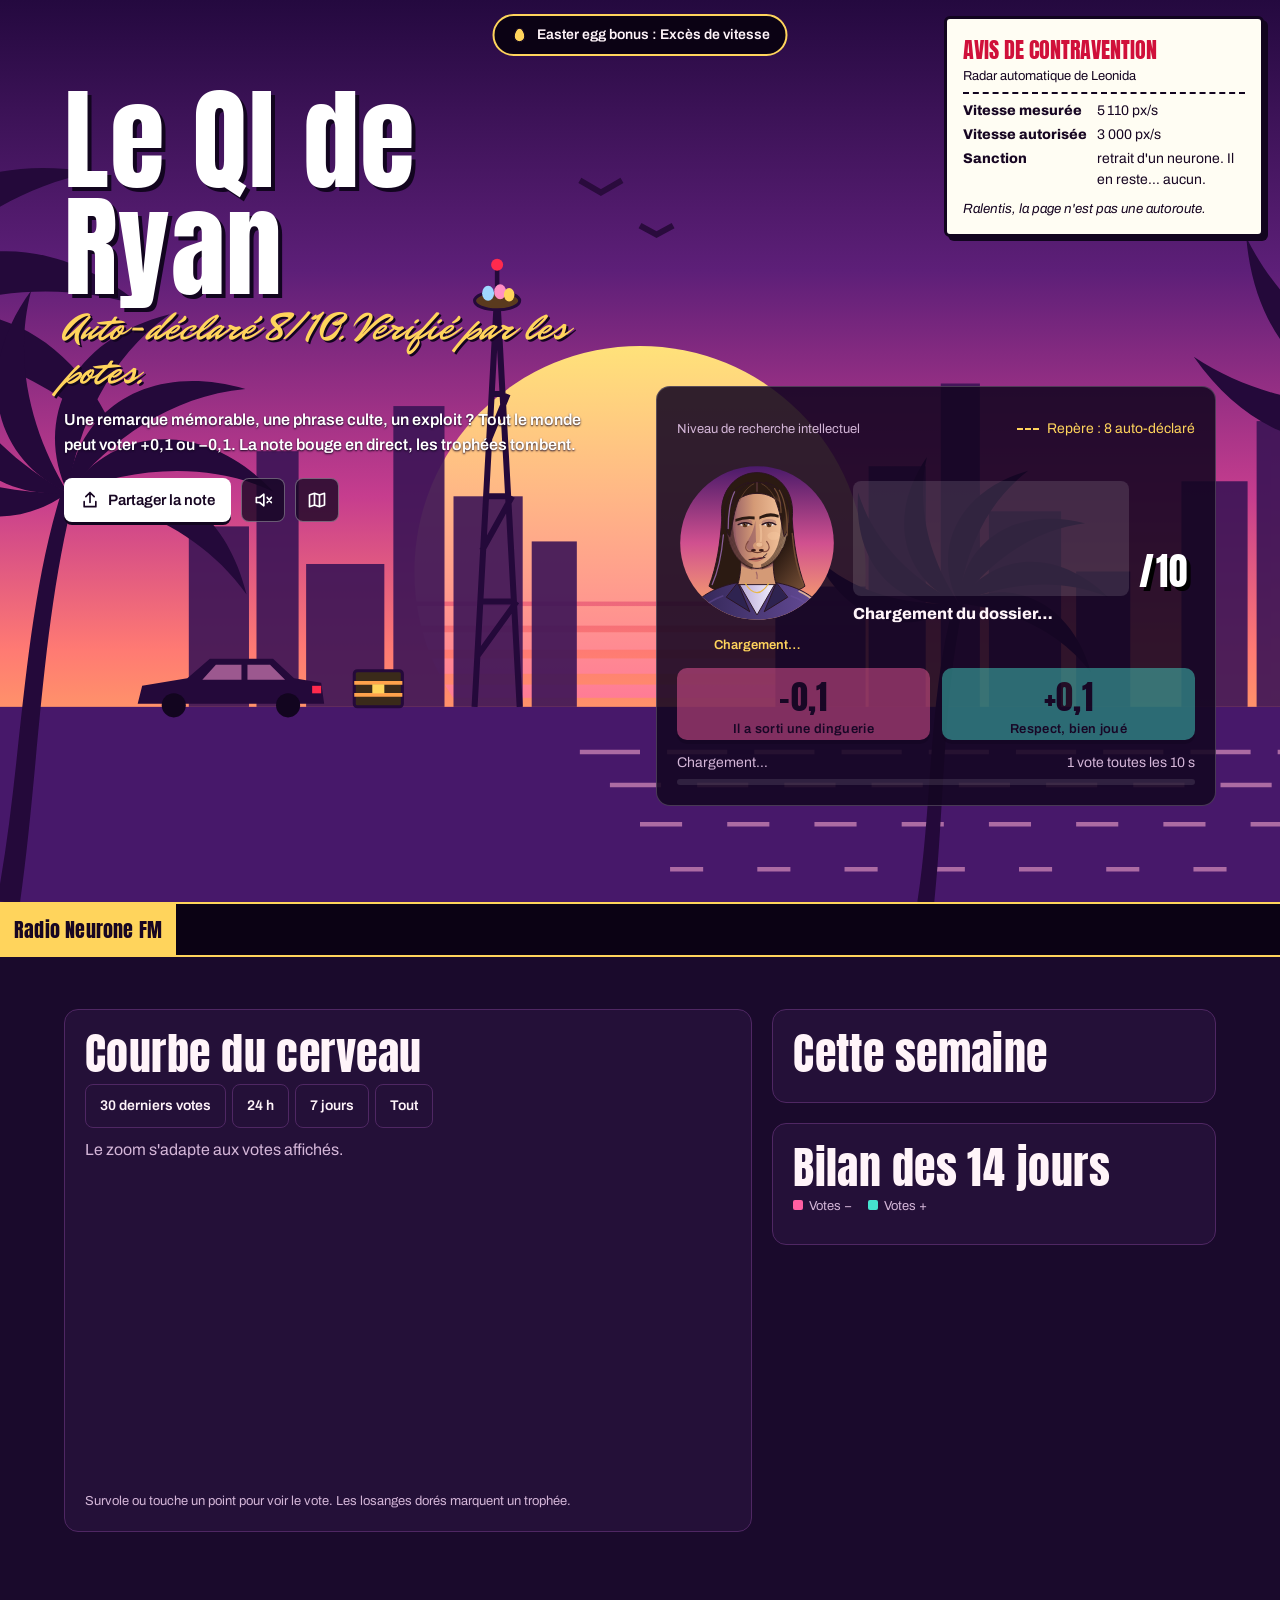
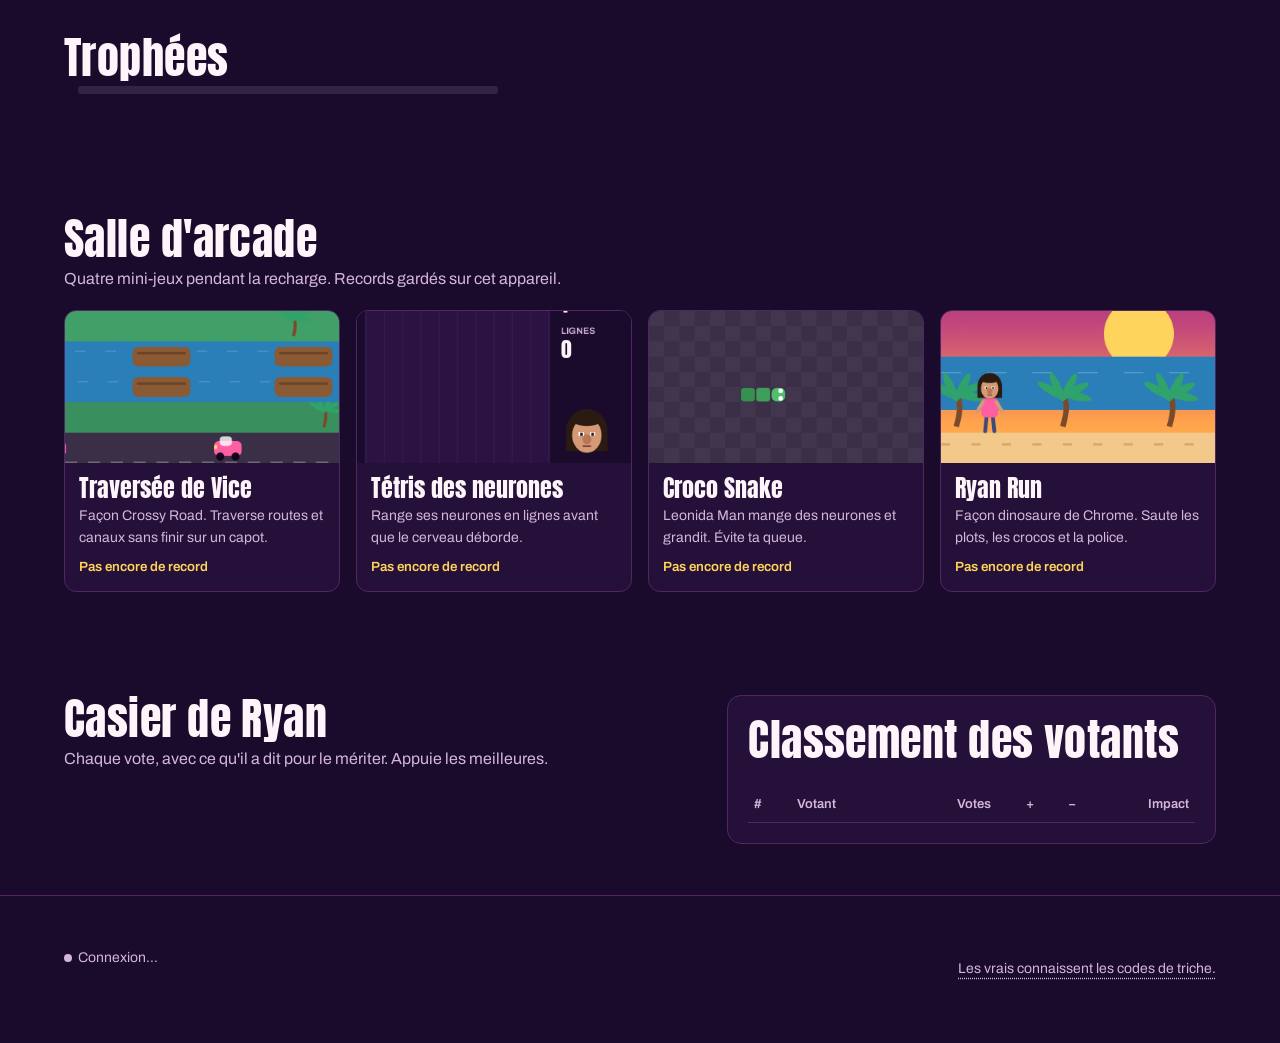
<file: index.html>
<!DOCTYPE html>
<html lang="fr">
<head>
<meta charset="utf-8">
<meta name="viewport" content="width=device-width,initial-scale=1">
<title>Le QI de Ryan</title>
<meta name="description" content="La note d'intelligence de Ryan, votée en direct par ses potes. Auto-déclarée 8/10.">
<meta name="theme-color" content="#24093f">
<link rel="manifest" href="manifest.webmanifest">
<link rel="icon" href="icons/icon.svg" type="image/svg+xml">
<link rel="icon" href="icons/icon-192.png" sizes="192x192" type="image/png">
<link rel="apple-touch-icon" href="icons/apple-touch-icon.png">
<meta name="apple-mobile-web-app-capable" content="yes">
<meta name="mobile-web-app-capable" content="yes">
<meta name="apple-mobile-web-app-title" content="QI de Ryan">
<meta property="og:type" content="website">
<meta property="og:title" content="Le QI de Ryan">
<meta property="og:description" content="Auto-déclaré 8/10. Vérifié par les potes. Vote +0,1 ou −0,1.">
<meta property="og:image" content="https://lucasgynov.github.io/QI-de-Ryan/icons/og.png">
<meta name="twitter:card" content="summary_large_image">
<link rel="preconnect" href="https://fonts.googleapis.com">
<link rel="preconnect" href="https://fonts.gstatic.com" crossorigin>
<link href="https://fonts.googleapis.com/css2?family=Anton&family=Archivo:wght@400;600;800&family=Mr+Dafoe&display=swap" rel="stylesheet">
<link rel="stylesheet" href="assets/style.css">
</head>
<body>
<header class="band hero">
  <svg class="scene" viewBox="0 0 1200 600" preserveAspectRatio="xMidYMax slice" aria-hidden="true">
    <defs>
      <linearGradient id="sun-g" x1="0" y1="0" x2="0" y2="1"><stop offset="0" stop-color="#ffe27a"/><stop offset="1" stop-color="#ff5f9e"/></linearGradient>
      <mask id="cut"><rect width="1200" height="600" fill="#fff"/><g id="stripes" fill="#000"></g></mask>
      <g id="leaf"><path d="M0 0C30-38 84-40 124 8 84-14 38-12 0 0Z"/></g>
      <g id="palm"><path d="M-7 0C0-80-10-170 6-250L14-250C2-170 10-80 7 0Z"/><g id="crown" transform="translate(10 -250)"></g></g>
    </defs>
    <g id="sun"><circle cx="600" cy="380" r="150" fill="url(#sun-g)" mask="url(#cut)"/>
      <g id="shades" display="none"><path d="M498 350h204" stroke="#12051f" stroke-width="10"/><rect x="505" y="336" width="82" height="44" rx="16" fill="#12051f"/><rect x="613" y="336" width="82" height="44" rx="16" fill="#12051f"/><path d="M520 346l20 0" stroke="#ff5fa2" stroke-width="5"/></g>
    </g>
    <g id="city" fill="#3b1456" opacity=".9"></g>
    <rect y="470" width="1200" height="130" fill="#47186a"/>
    <rect id="sea" y="470" width="1200" height="130" fill="transparent"/>
    <g id="waves" stroke="#ffb0d3" stroke-width="3" opacity=".55" pointer-events="none"></g>
    <g id="birds"><rect x="545" y="104" width="95" height="66" fill="transparent"/><path d="M560 120l14 8 14-8M600 150l11 6 11-6" stroke="#2a0b3d" stroke-width="4" fill="none"/></g>
    <g id="tower">
      <path d="M490 470L505 196 520 470M494 400h22M497 330h16M500 262h10M492 436l26-36M495 366l20-36M498 296l14-34" stroke="#24093a" stroke-width="4" fill="none"/>
      <path d="M505 196v-18" stroke="#24093a" stroke-width="3"/><circle cx="505" cy="176" r="4" fill="#ff2a4d"/>
      <g id="nest"><ellipse cx="505" cy="200" rx="15" ry="6" fill="#5a3a1e" stroke="#24093a" stroke-width="2"/><ellipse cx="499" cy="195" rx="4" ry="5" fill="#9fd8ff"/><ellipse cx="507" cy="194" rx="4" ry="5" fill="#ff8fc4"/><ellipse cx="513" cy="196" rx="3.5" ry="4.5" fill="#ffd45c"/></g>
      <circle id="climber" cx="505" cy="462" r="6" fill="#ffd45c" stroke="#24093a" stroke-width="2" opacity="0"/>
      <rect x="482" y="168" width="46" height="302" fill="transparent"/>
    </g>
    <g class="crate" transform="translate(410 446)"><rect x="-6" y="-6" width="44" height="34" fill="transparent"/><rect width="32" height="24" rx="2" fill="#3a2a1a" stroke="#24093a" stroke-width="2"/><path d="M0 8h32M0 16h32" stroke="#ffa24c" stroke-width="2.5"/><rect x="12" y="9" width="8" height="6" fill="#ffd45c"/></g>
    <g id="car" transform="translate(-370 0)"><path d="M636 468l3-12 30-5 15-13h42l14 13 18 3 2 14z" fill="#24093a"/><path d="M688 442h17v10h-26zM709 442h15l10 10h-25z" fill="#ff9ad5" opacity=".55"/><rect x="752" y="456" width="6" height="5" fill="#ff2a4d"/><circle cx="660" cy="469" r="8" fill="#12051f"/><circle cx="736" cy="469" r="8" fill="#12051f"/><rect x="630" y="430" width="136" height="48" fill="transparent"/></g>
    <g class="mob-only">
      <ellipse cx="548" cy="566" rx="26" ry="6" fill="#e3a06a"/>
      <g fill="#24093a"><use class="palm" href="#palm" transform="translate(548 566) scale(.34) rotate(-6)"/></g>
      <g class="crate" transform="translate(566 540) scale(.8)"><rect x="-8" y="-10" width="48" height="40" fill="transparent"/><rect width="32" height="24" rx="2" fill="#3a2a1a" stroke="#24093a" stroke-width="2"/><path d="M0 8h32M0 16h32" stroke="#ffa24c" stroke-width="2.5"/><rect x="12" y="9" width="8" height="6" fill="#ffd45c"/></g>
      <rect x="592" y="524" width="118" height="7" fill="#24093a"/><path d="M600 531v30M640 531v30M680 531v30" stroke="#24093a" stroke-width="4"/>
      <g id="car-m" transform="translate(594 524) scale(.78) translate(-636 -476)"><path d="M636 468l3-12 30-5 15-13h42l14 13 18 3 2 14z" fill="#24093a"/><path d="M688 442h17v10h-26zM709 442h15l10 10h-25z" fill="#ff9ad5" opacity=".55"/><rect x="752" y="456" width="6" height="5" fill="#ff2a4d"/><circle cx="660" cy="469" r="8" fill="#12051f"/><circle cx="736" cy="469" r="8" fill="#12051f"/><rect x="630" y="430" width="136" height="48" fill="transparent"/></g>
    </g>
    <g fill="#24093a"><use class="palm" href="#palm" transform="translate(70 600) scale(1.5)"/><use class="palm" href="#palm" transform="translate(180 600) scale(1.1) rotate(6)"/><use class="palm" href="#palm" transform="translate(1150 600) scale(1.35) rotate(-5)"/><use class="palm" href="#palm" transform="translate(790 600) scale(.8) rotate(4)"/></g>
  </svg>
  <div class="wrap">
    <div class="intro">
      <h1 id="title">Le QI de Ryan</h1>
      <p class="script">Auto-déclaré 8/10. Vérifié par les potes.</p>
      <p>Une remarque mémorable, une phrase culte, un exploit ? Tout le monde peut voter +0,1 ou −0,1. La note bouge en direct, les trophées tombent.</p>
      <div class="tools">
        <button class="btn-share" id="share" type="button"><svg viewBox="0 0 24 24" aria-hidden="true"><path d="M12 3v12M7 8l5-5 5 5M5 14v6h14v-6"/></svg>Partager la note</button>
        <span class="icon-wrap">
          <button class="icon-btn" id="sound" type="button" aria-label="Activer les sons" aria-pressed="false" aria-describedby="tip-sound"></button>
          <span class="tip" id="tip-sound" role="tooltip">Activer les sons</span>
        </span>
        <span class="icon-wrap">
          <button class="icon-btn" id="map-open" type="button" aria-label="Ouvrir la carte" aria-describedby="tip-map"><svg viewBox="0 0 24 24" aria-hidden="true"><path d="M3 6l6-2 6 2 6-2v14l-6 2-6-2-6 2zM9 4v14M15 6v14"/></svg></button>
          <span class="tip" id="tip-map" role="tooltip">Ouvrir la carte</span>
        </span>
      </div>
    </div>
    <section class="hud loading" aria-labelledby="hud-t">
      <div class="hud-top">
        <div><div class="lvl" id="hud-t">Niveau de recherche intellectuel</div><div class="stars" id="stars" role="img" aria-label="0 étoile sur 5"></div></div>
        <button class="ref" id="ref" type="button" aria-label="Repère : 8 sur 10 auto-déclaré"><i></i>Repère : 8 auto-déclaré</button>
      </div>
      <div class="hud-main">
        <figure class="ryan"><svg class="hat" viewBox="0 0 40 50" aria-hidden="true"><path d="M20 4L36 46H4z" fill="#ff5fa2" stroke="#12051f" stroke-width="3" stroke-linejoin="round"/><path d="M13 24h14M9 36h22" stroke="#ffd45c" stroke-width="4"/><circle cx="20" cy="5" r="5" fill="#ffd45c" stroke="#12051f" stroke-width="2"/></svg><div class="ryan-art" id="ryan"></div><figcaption id="stage">Chargement…</figcaption></figure>
        <div>
          <div class="hud-num" aria-live="polite"><span id="score">8,0</span><small>/10</small></div>
          <p class="delta" id="delta">Chargement du dossier…</p>
        </div>
      </div>
      <div class="votes">
        <button class="btn-vote minus" id="vminus" type="button" aria-disabled="true">−0,1<span>Il a sorti une dinguerie</span></button>
        <button class="btn-vote plus" id="vplus" type="button" aria-disabled="true">+0,1<span>Respect, bien joué</span></button>
      </div>
      <div class="cool"><span id="cooltxt">Chargement…</span><span>1 vote toutes les 10 s</span></div>
      <div class="bar"><i id="coolbar"></i></div>
    </section>
  </div>
</header>

<div class="ticker" aria-label="Flash info : derniers commentaires">
  <b>Radio Neurone FM</b>
  <div class="tk-view" tabindex="0"><div class="tk-track" id="tk"></div></div>
</div>

<main>
  <section class="band"><div class="wrap grid-a">
    <div class="card">
      <h2>Courbe du cerveau</h2>
      <div class="seg" role="group" aria-label="Période du graphique">
        <button type="button" data-p="30">30 derniers votes</button>
        <button type="button" data-p="24h">24 h</button>
        <button type="button" data-p="7d">7 jours</button>
        <button type="button" data-p="all">Tout</button>
      </div>
      <p class="sub" id="chartsub">Le zoom s'adapte aux votes affichés.</p>
      <div class="fig" id="chart"><svg role="img" aria-label="Courbe de la note de Ryan"></svg><div class="ctip" id="ctip"></div></div>
      <p class="hint">Survole ou touche un point pour voir le vote. Les losanges dorés marquent un trophée.</p>
    </div>
    <div class="side">
      <div class="card week" id="week"><h2>Cette semaine</h2><div id="weekbody"></div></div>
      <div class="card">
        <h2>Bilan des 14 jours</h2>
        <div class="legend"><span style="--c:var(--pink)">Votes −</span><span style="--c:var(--teal)">Votes +</span></div>
        <div class="days" id="days"></div>
      </div>
    </div>
  </div></section>

  <section class="band" aria-labelledby="def-t"><div class="wrap">
    <h2 id="def-t">Trophées</h2>
    <div class="prog-row"><span id="tro-n"></span><div class="bar prog"><i id="tro-bar"></i></div></div>
    <div class="medals" id="medals"></div>
  </div></section>

  <section class="band" aria-labelledby="arc-h"><div class="wrap">
    <h2 id="arc-h">Salle d'arcade</h2>
    <p class="muted">Quatre mini-jeux pendant la recharge. Records gardés sur cet appareil.</p>
    <div class="arcgrid" id="arcgrid"></div>
  </div></section>

  <section class="band"><div class="wrap grid-b">
    <div>
      <h2 id="casier-t">Casier de Ryan</h2>
      <p class="muted">Chaque vote, avec ce qu'il a dit pour le mériter. Appuie les meilleures.</p>
      <ul class="log" id="log"></ul>
      <button class="btn" id="more" type="button" hidden>Afficher 40 votes de plus</button>
    </div>
    <div class="card">
      <h2>Classement des votants</h2>
      <div class="lb-badges" id="lbbadges"></div>
      <div class="scroll"><table class="stack" id="lb"><thead><tr><th>#</th><th>Votant</th><th>Votes</th><th>+</th><th>−</th><th>Impact</th></tr></thead><tbody></tbody></table></div>
    </div>
  </div></section>
</main>

<footer class="band"><div class="wrap">
  <span id="mode"><span class="dot"></span>Connexion…</span>
  <button class="linkish" type="button" id="cheat-open">Les vrais connaissent les codes de triche.</button>
</div></footer>

<div class="scrim" id="scrim">
  <div class="modal" role="dialog" aria-modal="true" aria-labelledby="m-t">
    <h2 id="m-t">Voter −0,1</h2>
    <p class="muted" id="m-sub"></p>
    <form id="form" novalidate>
      <label for="f-name">Ton blaze <small>(facultatif · choisis-toi dans la liste pour rester groupé)</small></label>
      <input id="f-name" maxlength="24" autocomplete="nickname" list="names">
      <datalist id="names"></datalist>
      <label for="f-com">Ce qu'il a dit ou fait <small>(facultatif)</small></label>
      <textarea id="f-com" maxlength="140" placeholder="Ex. : « Le soleil tourne autour de la Terre, c'est logique »"></textarea>
      <div class="count" id="f-count">0/140</div>
      <p class="err" id="f-err" role="alert"></p>
      <div class="actions">
        <button class="btn" type="button" id="f-cancel">Annuler</button>
        <button class="btn primary" type="submit" id="f-ok">Voter −0,1</button>
      </div>
    </form>
  </div>
</div>
<div class="scrim" id="cheatdlg">
  <div class="modal" role="dialog" aria-modal="true" aria-labelledby="c-t">
    <h2 id="c-t">Téléphone à codes</h2>
    <p class="muted">Compose un code de triche. Les vrais savent.</p>
    <form id="cheatform" novalidate>
      <label for="c-in">Code</label>
      <input id="c-in" maxlength="40" autocomplete="off" autocapitalize="off" spellcheck="false">
      <p class="err" id="c-err" role="alert"></p>
      <div class="actions">
        <button class="btn" type="button" id="c-cancel">Raccrocher</button>
        <button class="btn primary" type="submit">Composer le code</button>
      </div>
    </form>
  </div>
</div>
<div class="scrim" id="mapdlg">
  <div class="mapbox" role="dialog" aria-modal="true" aria-labelledby="map-t">
    <div class="maphead"><div><h2 id="map-t">Carte de Neuronida</h2><p class="muted" id="map-sub"></p></div><button class="btn" type="button" id="map-close">Fermer la carte</button></div>
    <div class="mapbody"><div class="mapfig" id="mapfig"><p class="mapcap" id="map-cap" aria-live="polite"></p></div><ol class="egglist" id="egglist"></ol></div>
  </div>
</div>
<div class="scrim" id="posterdlg">
  <div class="posterbox" role="dialog" aria-modal="true" aria-label="Affiche officielle du QI de Ryan">
    <div class="poster-grid" id="poster-grid"></div>
    <p class="poster-foot">Prévu pour 2025. Finalement livré fin 2026. Peut-être.</p>
    <button class="btn primary" type="button" id="poster-close">Fermer l'affiche</button>
  </div>
</div>
<div class="rxpick" id="rxpick" role="menu" aria-label="Choisir une réaction" hidden></div>
<div class="eggpop" id="eggpop" role="status"><svg viewBox="0 0 24 24" aria-hidden="true"><path d="M12 3c4 0 7 6 7 11a7 7 0 0 1-14 0c0-5 3-11 7-11z"/></svg><span></span></div>
<div class="wanted" id="wanted" aria-hidden="true"></div>
<div class="banner" id="banner" aria-live="assertive"><div><b id="b-t">TROPHÉE DÉBLOQUÉ</b><span class="script" id="b-s"></span><small id="b-d"></small></div></div>
<div class="toast" id="toast" role="status"></div>

<script type="module" src="assets/app.js"></script>
</body>
</html>
</file>
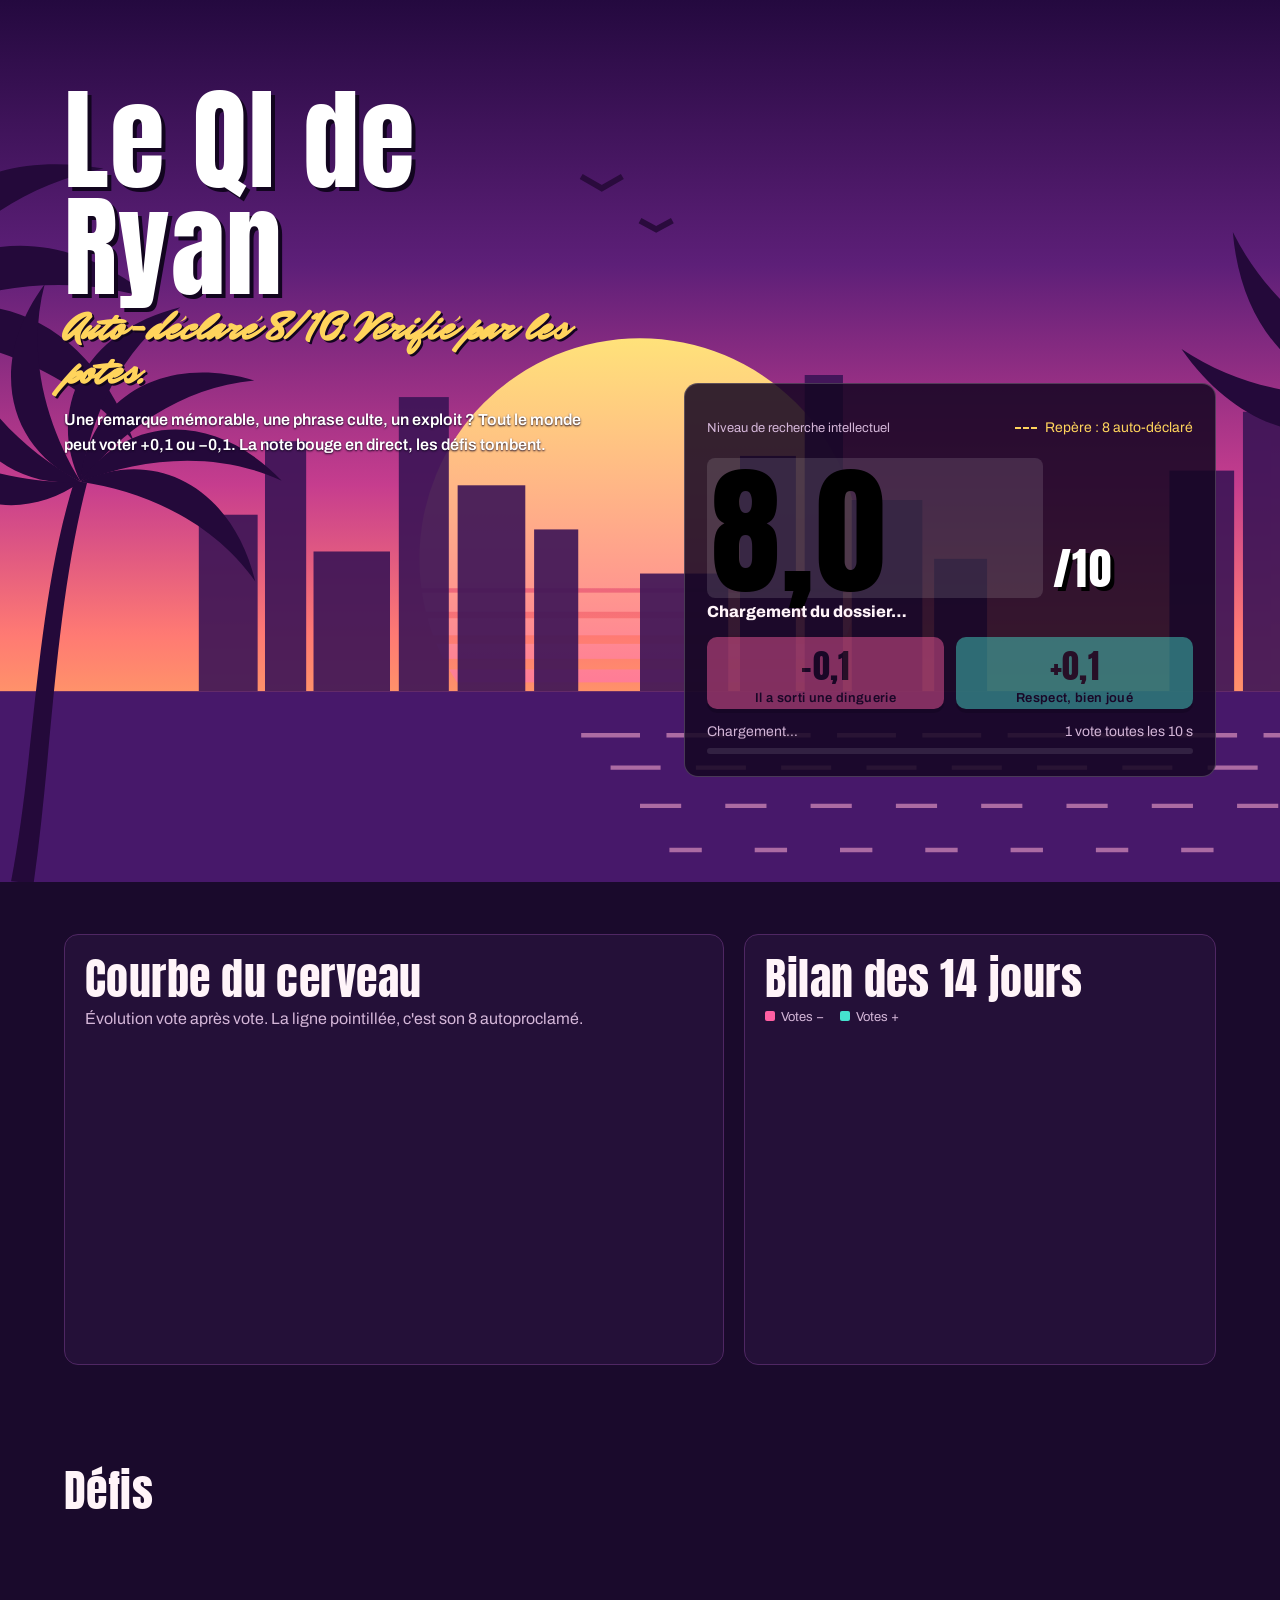
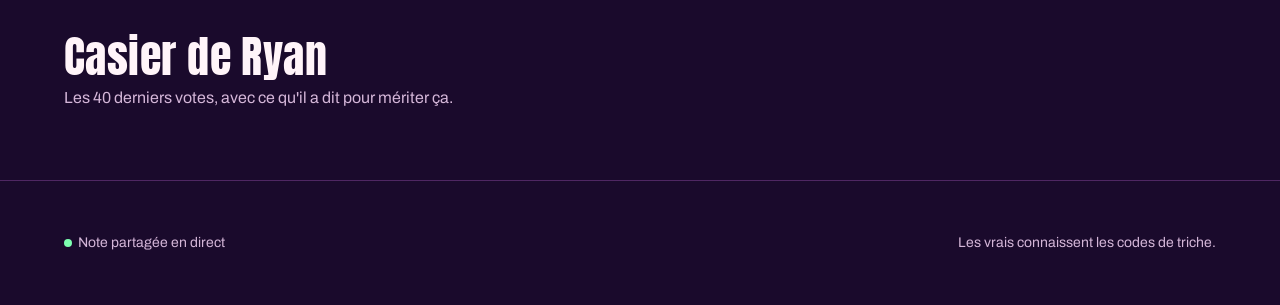
<file: QI de Ryan.html>
<!DOCTYPE html>
<html lang="fr">
<head>
<meta charset="utf-8">
<meta name="viewport" content="width=device-width,initial-scale=1">
<title>Le QI de Ryan</title>
<link rel="preconnect" href="https://fonts.googleapis.com">
<link rel="preconnect" href="https://fonts.gstatic.com" crossorigin>
<link href="https://fonts.googleapis.com/css2?family=Anton&family=Archivo:wght@400;600;800&family=Mr+Dafoe&display=swap" rel="stylesheet">
<style>
/* VOICE: blague entre potes, ton HUD de jeu en monde ouvert, jamais méchant.
   IDEA: un écran de jeu au coucher de soleil : note = argent du HUD, défis = missions, chute = avis de recherche.
   PICTURE: scène côtière dessinée (soleil rayé, palmiers, skyline) qui porte le compteur.
   COLOUR and TYPE: nuit prune, rose néon, orange coucher, or pour les défis ; Anton (HUD), Mr Dafoe (script), Archivo.
   LAYOUT: scène plein écran + HUD, puis graphiques côte à côte, défis en grille, casier en liste. */
:root{color-scheme:dark;--night:#1a0a2c;--plum:#2c1242;--card:#241038;--line:#4f2763;--ink:#fff4f9;--muted:#d4b6d8;
--pink:#ff5fa2;--orange:#ffa24c;--gold:#ffd45c;--teal:#45e3cf;--shadow:#12051f;
--m100:100ms;--m150:150ms;--m200:200ms;--m300:300ms;--out:cubic-bezier(.16,1,.3,1);--in:cubic-bezier(.7,0,.84,0)}
*{box-sizing:border-box;min-width:0}
body{margin:0;background:var(--night);color:var(--ink);font:16px/1.55 Archivo,system-ui,sans-serif;overflow-x:clip}
h1,h2,.hud-num,.btn-vote,.banner b{font-family:Anton,Impact,sans-serif;font-weight:400;letter-spacing:.01em}
h2{font-size:clamp(30px,4vw,44px);line-height:1.05;margin:0 0 6px;text-wrap:balance}
.script{font-family:"Mr Dafoe","Brush Script MT",cursive}
.band{padding:clamp(28px,4vw,64px) max(5vw,16px)}
.wrap{max-width:1240px;margin:0 auto}
.hero{position:relative;isolation:isolate;min-height:min(94vh,780px);background:linear-gradient(180deg,#24093f 0%,#5d1f78 30%,#c63d8e 55%,#ff7a73 72%,#ffb55c 88%,#ffd38a 100%)}
.scene{position:absolute;inset:0;width:100%;height:100%;z-index:-1}
.hero .wrap{display:grid;grid-template-columns:minmax(0,1.05fr) minmax(0,.95fr);gap:32px;min-height:inherit;align-items:start}
.intro{padding-top:clamp(8px,4vh,48px)}
h1{font-size:clamp(52px,9vw,112px);line-height:.95;margin:0;color:#fff;text-shadow:4px 4px 0 var(--shadow)}
.intro .script{font-size:clamp(28px,3.4vw,40px);color:var(--gold);margin:6px 0 14px;line-height:1.1;text-shadow:2px 2px 0 var(--shadow)}
.intro p{max-width:34em;margin:0;color:#fff;font-weight:600;text-shadow:0 1px 2px var(--shadow)}
.hud{align-self:end;margin-bottom:clamp(16px,6vh,64px);background:rgba(20,6,34,.86);border:1px solid #ffffff33;border-radius:14px;padding:22px}
.hud-top{display:flex;justify-content:space-between;align-items:center;gap:12px;flex-wrap:wrap}
.stars{display:flex;gap:4px}.stars svg{width:26px;height:26px}
.stars .on{fill:#fff;stroke:var(--shadow);stroke-width:1.5}.stars .off{fill:none;stroke:#ffffff55;stroke-width:1.5}
.stars.flash .off{fill:var(--pink);stroke:var(--pink)}
.lvl{font-size:13px;color:var(--muted)}
.hud-num{display:flex;align-items:baseline;gap:10px;margin:8px 0 2px;color:#7dffb0;font-size:clamp(84px,13vw,140px);line-height:1;text-shadow:4px 4px 0 #000}
.hud-num small{font-size:.32em;color:#fff}
.hud.loading .hud-num span{color:transparent;background:#ffffff1f;border-radius:8px;min-width:2.4em}
.delta{font-weight:800;margin:0 0 12px}
.ref{all:unset;cursor:pointer;display:inline-flex;align-items:center;gap:8px;min-height:44px;font-size:14px;color:var(--gold)}
.ref:focus-visible,.btn:focus-visible,.btn-vote:focus-visible,input:focus-visible,textarea:focus-visible{outline:3px solid var(--gold);outline-offset:2px}
.ref i{width:22px;height:0;border-top:2px dashed var(--gold)}
.votes{display:grid;grid-template-columns:1fr 1fr;gap:12px;margin-top:10px}
.btn-vote{position:relative;min-height:72px;border:0;border-radius:10px;font-size:34px;cursor:pointer;color:#170622;box-shadow:0 4px 0 var(--shadow);transition:transform var(--m100) var(--out),opacity var(--m150) var(--out)}
.btn-vote:active{transform:translateY(3px)}
.btn-vote span{display:block;font:600 13px Archivo,sans-serif}
.minus{background:var(--pink)}.plus{background:var(--teal)}
.btn-vote:disabled{opacity:.45;cursor:not-allowed;transform:none}
.cool{margin-top:12px;font-size:14px;color:var(--muted);display:flex;justify-content:space-between;gap:8px}
.bar{height:6px;border-radius:3px;background:#ffffff1a;overflow:hidden;margin-top:6px}
.bar i{display:block;height:100%;background:var(--gold);transform-origin:left;transform:scaleX(0)}
.grid2{display:grid;grid-template-columns:minmax(0,1.4fr) minmax(0,1fr);gap:20px}
.card{background:var(--card);border:1px solid var(--line);border-radius:14px;padding:20px}
.card p.sub{margin:0 0 12px;color:var(--muted)}
.fig{position:relative;min-height:300px}.fig>svg{position:absolute;inset:0;width:100%;height:100%}
.days{display:grid;gap:6px;font-size:13px}
.day{display:grid;grid-template-columns:4.6em minmax(0,1fr) minmax(0,1fr);align-items:center;gap:6px}
.day .dn{display:flex;justify-content:flex-end}.day i{display:block;height:14px;border-radius:3px;min-width:2px}
.day .dn i{background:var(--pink)}.day .up i{background:var(--teal)}
.day b{font-weight:600;color:var(--muted);white-space:nowrap}
.legend{display:flex;gap:16px;font-size:13px;color:var(--muted);margin-bottom:8px}
.legend span::before{content:"";display:inline-block;width:10px;height:10px;border-radius:2px;margin-right:6px;background:var(--c)}
.medals{display:grid;grid-template-columns:repeat(auto-fill,minmax(210px,1fr));gap:14px;margin-top:18px}
.medal{display:grid;grid-template-columns:64px minmax(0,1fr);gap:12px;align-items:center;background:var(--card);border:1px solid var(--line);border-radius:12px;padding:12px}
.medal svg{width:64px;height:64px}
.medal h3{margin:0;font-size:16px;line-height:1.2}.medal p{margin:2px 0 0;font-size:13px;color:var(--muted)}
.medal.locked{opacity:.5}.medal.locked .hex{fill:#3a2a46}.medal.locked .ic{color:#8f7a9c}
.medal .ic{color:#170622}
.log{list-style:none;margin:18px 0 0;padding:0;display:grid;gap:8px}
.log li{display:grid;grid-template-columns:52px minmax(0,1fr) auto;gap:12px;align-items:center;background:var(--card);border:1px solid var(--line);border-radius:10px;padding:10px 14px}
.sign{font:24px Anton,sans-serif;text-align:center;border-radius:8px;padding:4px 0;color:#170622}
.sign.p{background:var(--teal)}.sign.m{background:var(--pink)}
.log q{display:block;quotes:"« " " »"}.log small{display:block;color:var(--muted)}
.log .after{font:20px Anton,sans-serif;color:#7dffb0;white-space:nowrap}
.empty{color:var(--muted);margin-top:14px}
footer{border-top:1px solid var(--line);color:var(--muted);font-size:14px}
footer .wrap{display:flex;justify-content:space-between;gap:16px;flex-wrap:wrap}
.dot{display:inline-block;width:8px;height:8px;border-radius:50%;background:var(--muted);margin-right:6px}.dot.live{background:#7dffb0}
.scrim{position:fixed;inset:0;background:#0b0214cc;display:grid;place-items:center;padding:16px;z-index:20;opacity:0;pointer-events:none;transition:opacity var(--m150) var(--in)}
.scrim.open{opacity:1;pointer-events:auto;transition:opacity var(--m200) var(--out)}
.modal{width:min(460px,100%);background:var(--plum);border:1px solid #ffffff33;border-radius:14px;padding:22px;transform:translateY(8px);transition:transform var(--m200) var(--out)}
.scrim.open .modal{transform:none}
.modal h2{font-size:32px}
label{display:block;font-weight:600;margin:14px 0 6px}
label small{font-weight:400;color:var(--muted)}
input,textarea{width:100%;font:16px Archivo,sans-serif;color:var(--ink);background:var(--night);border:1px solid var(--line);border-radius:8px;padding:10px 12px}
textarea{min-height:90px;resize:vertical}
.count{font-size:13px;color:var(--muted);text-align:right;margin-top:4px}
.actions{display:flex;gap:10px;justify-content:flex-end;margin-top:16px;flex-wrap:wrap}
.btn{min-height:44px;padding:0 18px;border-radius:8px;border:1px solid var(--line);background:transparent;color:var(--ink);font:600 15px Archivo,sans-serif;cursor:pointer;display:inline-flex;align-items:center;gap:8px}
.btn.primary{background:var(--gold);border-color:var(--gold);color:#170622}
.btn.is-loading::before{content:"";width:14px;height:14px;border:2px solid currentColor;border-right-color:transparent;border-radius:50%;animation:spin .8s linear infinite}
.err{color:#ffb3c9;font-size:14px;min-height:1.4em;margin:8px 0 0}
@keyframes spin{to{transform:rotate(360deg)}}
.banner{position:fixed;inset:0;display:grid;place-items:center;pointer-events:none;z-index:30;opacity:0;transform:scale(.96);transition:opacity var(--m150) var(--in),transform var(--m150) var(--in)}
.banner.show{opacity:1;transform:none;transition:opacity var(--m300) var(--out),transform var(--m300) var(--out)}
.banner div{text-align:center;background:#0b0214d9;width:100%;padding:28px 16px;border-block:2px solid var(--gold)}
.banner b{display:block;font-size:clamp(44px,8vw,88px);line-height:1;color:var(--gold);text-shadow:4px 4px 0 #000}
.banner .script{font-size:clamp(28px,4vw,42px);color:#fff}
.banner small{display:block;color:var(--muted);font-size:15px;margin-top:4px}
.toast{position:fixed;left:50%;bottom:20px;transform:translate(-50%,8px);background:var(--plum);border:1px solid #ffffff33;border-radius:10px;padding:12px 18px;font-weight:600;opacity:0;z-index:25;transition:opacity var(--m150) var(--in),transform var(--m150) var(--in);max-width:calc(100% - 32px)}
.toast.show{opacity:1;transform:translate(-50%,0);transition:opacity var(--m200) var(--out),transform var(--m200) var(--out)}
@media(max-width:900px){.grid2{grid-template-columns:minmax(0,1fr)}}
@media(max-width:760px){.hero .wrap{grid-template-columns:minmax(0,1fr)}.hud{margin-bottom:24px}.hero{min-height:auto}}
@media(prefers-reduced-motion:reduce){*,*::before{transition:none!important;animation:none!important}}
</style>
</head>
<body>
<header class="band hero">
  <svg class="scene" viewBox="0 0 1200 600" preserveAspectRatio="xMidYMax slice" aria-hidden="true">
    <defs>
      <linearGradient id="sun" x1="0" y1="0" x2="0" y2="1"><stop offset="0" stop-color="#ffe27a"/><stop offset="1" stop-color="#ff5f9e"/></linearGradient>
      <mask id="cut"><rect width="1200" height="600" fill="#fff"/><g id="stripes" fill="#000"></g></mask>
      <g id="leaf"><path d="M0 0C30-38 84-40 124 8 84-14 38-12 0 0Z"/></g>
      <g id="palm"><path d="M-7 0C0-80-10-170 6-250L14-250C2-170 10-80 7 0Z"/><g id="crown" transform="translate(10 -250)"></g></g>
    </defs>
    <circle cx="600" cy="380" r="150" fill="url(#sun)" mask="url(#cut)"/>
    <g id="city" fill="#3b1456" opacity=".9"></g>
    <rect y="470" width="1200" height="130" fill="#47186a"/>
    <g id="waves" stroke="#ffb0d3" stroke-width="3" opacity=".55"></g>
    <path d="M560 120l14 8 14-8M600 150l11 6 11-6" stroke="#2a0b3d" stroke-width="4" fill="none"/>
    <g fill="#24093a"><use href="#palm" transform="translate(70 600) scale(1.5)"/><use href="#palm" transform="translate(180 600) scale(1.1) rotate(6)"/><use href="#palm" transform="translate(1150 600) scale(1.35) rotate(-5)"/></g>
  </svg>
  <div class="wrap">
    <div class="intro">
      <h1>Le QI de Ryan</h1>
      <p class="script">Auto-déclaré 8/10. Vérifié par les potes.</p>
      <p>Une remarque mémorable, une phrase culte, un exploit ? Tout le monde peut voter +0,1 ou −0,1. La note bouge en direct, les défis tombent.</p>
    </div>
    <section class="hud loading" aria-labelledby="hud-t">
      <div class="hud-top">
        <div><div class="lvl" id="hud-t">Niveau de recherche intellectuel</div><div class="stars" id="stars" role="img" aria-label="0 étoile sur 5"></div></div>
        <button class="ref" id="ref" type="button" aria-label="Repère : 8 sur 10 auto-déclaré"><i></i>Repère : 8 auto-déclaré</button>
      </div>
      <div class="hud-num" aria-live="polite"><span id="score">8,0</span><small>/10</small></div>
      <p class="delta" id="delta">Chargement du dossier…</p>
      <div class="votes">
        <button class="btn-vote minus" id="vminus" type="button" disabled>−0,1<span>Il a sorti une dinguerie</span></button>
        <button class="btn-vote plus" id="vplus" type="button" disabled>+0,1<span>Respect, bien joué</span></button>
      </div>
      <div class="cool"><span id="cooltxt">Prêt à voter</span><span>1 vote toutes les 10 s</span></div>
      <div class="bar"><i id="coolbar"></i></div>
    </section>
  </div>
</header>

<main>
  <section class="band"><div class="wrap grid2">
    <div class="card">
      <h2>Courbe du cerveau</h2>
      <p class="sub" id="chartsub">Évolution vote après vote. La ligne pointillée, c'est son 8 autoproclamé.</p>
      <div class="fig" id="chart"><svg role="img" aria-label="Courbe de la note de Ryan"></svg></div>
    </div>
    <div class="card">
      <h2>Bilan des 14 jours</h2>
      <div class="legend"><span style="--c:var(--pink)">Votes −</span><span style="--c:var(--teal)">Votes +</span></div>
      <div class="days" id="days"></div>
    </div>
  </div></section>

  <section class="band" aria-labelledby="def-t"><div class="wrap">
    <h2 id="def-t">Défis</h2>
    <p class="sub" style="color:var(--muted);margin:0" id="medalsub"></p>
    <div class="medals" id="medals"></div>
  </div></section>

  <section class="band" aria-labelledby="log-t"><div class="wrap">
    <h2 id="log-t">Casier de Ryan</h2>
    <p style="color:var(--muted);margin:0">Les 40 derniers votes, avec ce qu'il a dit pour mériter ça.</p>
    <ul class="log" id="log"></ul>
  </div></section>
</main>

<footer class="band"><div class="wrap">
  <span id="mode"><span class="dot"></span>Connexion…</span>
  <span>Les vrais connaissent les codes de triche.</span>
</div></footer>

<div class="scrim" id="scrim">
  <div class="modal" role="dialog" aria-modal="true" aria-labelledby="m-t">
    <h2 id="m-t">Voter −0,1</h2>
    <p style="margin:0;color:var(--muted)" id="m-sub">Raconte ce qu'il a fait. C'est facultatif mais c'est mieux pour le casier.</p>
    <form id="form" novalidate>
      <label for="f-name">Ton blaze <small>(facultatif)</small></label>
      <input id="f-name" maxlength="24" autocomplete="nickname">
      <label for="f-com">Ce qu'il a dit ou fait <small>(facultatif)</small></label>
      <textarea id="f-com" maxlength="140" placeholder="Ex. : « Le soleil tourne autour de la Terre, c'est logique »"></textarea>
      <div class="count" id="f-count">0/140</div>
      <p class="err" id="f-err" role="alert"></p>
      <div class="actions">
        <button class="btn" type="button" id="f-cancel">Annuler</button>
        <button class="btn primary" type="submit" id="f-ok">Voter −0,1</button>
      </div>
    </form>
  </div>
</div>
<div class="banner" id="banner" aria-live="assertive"><div><b id="b-t">DÉFI RÉUSSI</b><span class="script" id="b-s"></span><small id="b-d"></small></div></div>
<div class="toast" id="toast" role="status"></div>

<script>
{
/* Colle ici l'URL de ta Realtime Database Firebase (voir README). Vide = mode démo, votes sur cet appareil seulement. */
const FIREBASE_URL = "https://qi-de-ryan-default-rtdb.europe-west1.firebasedatabase.app";

const START = 80, COOLDOWN = 10000;
const $ = s => document.querySelector(s);
const esc = s => String(s).replace(/[&<>"']/g, c => ({'&':'&amp;','<':'&lt;','>':'&gt;','"':'&quot;',"'":'&#39;'}[c]));
const fmt = v => (v / 10).toFixed(1).replace('.', ',');
const ls = {get(k){try{return localStorage.getItem(k)}catch(e){return null}}, set(k,v){try{localStorage.setItem(k,v)}catch(e){}}};
const uid = ls.get('ryan_uid') || (Date.now().toString(36) + Math.random().toString(36).slice(2, 10));
ls.set('ryan_uid', uid);

const store = FIREBASE_URL ? {
  live: true,
  base: FIREBASE_URL.replace(/\/+$/, ''),
  async load(){ const r = await fetch(this.base + '/votes.json'); if(!r.ok) throw new Error('net'); const o = await r.json() || {}; return Object.entries(o).map(([id, v]) => ({id, ...v})); },
  async add(v){
    const id = Date.now().toString(36) + Math.random().toString(36).slice(2, 8);
    const body = {['votes/' + id]: {...v, t: {'.sv': 'timestamp'}}, ['last/' + uid]: {'.sv': 'timestamp'}};
    const r = await fetch(this.base + '/.json', {method: 'PATCH', body: JSON.stringify(body)});
    if(!r.ok) throw new Error(r.status === 401 ? 'cooldown' : 'net');
  }
} : {
  live: false,
  async load(){ try{ return JSON.parse(ls.get('ryan_demo') || '[]') }catch(e){ return [] } },
  async add(v){ const all = await this.load(); all.push({...v, id: String(Date.now()), t: Date.now()}); ls.set('ryan_demo', JSON.stringify(all)); }
};

const I = {
  anchor:'<path d="M12 5v15M8 9h8M5 14c0 4 3 6 7 6s7-2 7-6"/><circle cx="12" cy="4" r="1.6"/>',
  tow:'<path d="M2 17h11l3-6h3l3 3v3h-2"/><circle cx="7" cy="18" r="2"/><circle cx="17" cy="18" r="2"/><path d="M4 17V8l7-4v4"/>',
  run:'<circle cx="16" cy="12" r="3"/><path d="M2 9h8M4 12h7M2 15h8"/>',
  half:'<circle cx="12" cy="12" r="8"/><path d="M12 4a8 8 0 0 1 0 16z" fill="currentColor"/>',
  siren:'<path d="M6 18v-5a6 6 0 0 1 12 0v5"/><path d="M4 18h16v3H4z"/><path d="M12 2v2M4 5l1.5 1.5M20 5l-1.5 1.5"/>',
  eight:'<circle cx="12" cy="12" r="9"/><circle cx="12" cy="9" r="2.4"/><circle cx="12" cy="15" r="2.8"/>',
  bulb:'<path d="M9 18h6M10 21h4M12 3a6 6 0 0 0-4 10.5c.7.7 1 1.5 1 2.5h6c0-1 .3-1.8 1-2.5A6 6 0 0 0 12 3z"/>',
  crown:'<path d="M3 8l4 4 5-7 5 7 4-4-2 11H5z"/>',
  down:'<path d="M7 3v15M3 14l4 4 4-4M17 3v15M13 14l4 4 4-4"/>',
  up:'<path d="M7 21V6M3 10l4-4 4 4M17 21V6M13 10l4-4 4 4"/>',
  eye:'<path d="M2 12s4-7 10-7 10 7 10 7-4 7-10 7S2 12 2 12z"/><circle cx="12" cy="12" r="3"/>',
  bars:'<rect x="4" y="3" width="16" height="18" rx="2"/><path d="M8 3v18M12 3v18M16 3v18"/>',
  wave:'<path d="M2 12c2-6 4-6 6 0s4 6 6 0 4-6 6 0"/>'
};
const MEDALS = [
  {id:'fond', n:'Tu as touché le fond', d:'0/10. Plus bas, c\'est le noyau terrestre.', ic:'anchor', c:'#ff5fa2', ok:s=>s.min<=0},
  {id:'fourriere', n:'Cerveau à la fourrière', d:'Tombé à 1/10. Récupérable contre 150 € et une pièce d\'identité.', ic:'tow', c:'#ff5fa2', ok:s=>s.min<=10},
  {id:'neurone', n:'Neurone en cavale', d:'Tombé à 3/10. Le dernier a pris la fuite.', ic:'run', c:'#ff5fa2', ok:s=>s.min<=30},
  {id:'moyenne', n:'Passable, au rattrapage', d:'Tombé à 5/10. La moyenne, de justesse.', ic:'half', c:'#ffa24c', ok:s=>s.min<=50},
  {id:'brigade', n:'Repéré par la brigade du QI', d:'Passé sous 7/10. Les gyrophares s\'allument.', ic:'siren', c:'#ffa24c', ok:s=>s.min<70},
  {id:'retour8', n:'Retour à la case 8', d:'Remonté à 8 après être passé sous 7. La rédemption existe.', ic:'eight', c:'#45e3cf', ok:s=>s.back8},
  {id:'genie', n:'Génie du quartier', d:'Atteint 9/10. Les voisins lui demandent conseil.', ic:'bulb', c:'#ffd45c', ok:s=>s.max>=90},
  {id:'cinq', n:'Cerveau 5 étoiles', d:'Atteint 10/10. Suspect. Très suspect.', ic:'crown', c:'#ffd45c', ok:s=>s.max>=100},
  {id:'poursuite', n:'Course-poursuite', d:'5 votes négatifs d\'affilée.', ic:'down', c:'#ff5fa2', ok:s=>s.maxDown>=5},
  {id:'remontee', n:'Remontée fantastique', d:'5 votes positifs d\'affilée.', ic:'up', c:'#45e3cf', ok:s=>s.maxUp>=5},
  {id:'temoin', n:'Témoin oculaire', d:'Premier vote avec un commentaire.', ic:'eye', c:'#45e3cf', ok:s=>s.comments>=1},
  {id:'casier', n:'Casier bien rempli', d:'25 votes négatifs au total.', ic:'bars', c:'#ffa24c', ok:s=>s.downs>=25},
  {id:'yoyo', n:'Montagnes russes', d:'6 votes alternés + / − à la suite.', ic:'wave', c:'#ffd45c', ok:s=>s.maxAlt>=6}
];

let votes = [], st = null, seen = null, busy = false, dir = 1, lastFocus = null;
let lastVote = +(ls.get('ryan_last') || 0);

function compute(list){
  const v = [...list].filter(x => (x.d === 1 || x.d === -1) && typeof x.t === 'number').sort((a, b) => a.t - b.t);
  let s = START, min = s, max = s, up = 0, dn = 0, maxUp = 0, maxDown = 0, alt = 1, maxAlt = 0, below = false, back8 = false, prev = 0;
  const hist = [s];
  for(const x of v){
    s = Math.max(0, Math.min(100, s + x.d)); x.after = s; hist.push(s);
    min = Math.min(min, s); max = Math.max(max, s);
    if(x.d > 0){ up++; dn = 0 } else { dn++; up = 0 }
    maxUp = Math.max(maxUp, up); maxDown = Math.max(maxDown, dn);
    alt = prev && prev !== x.d ? alt + 1 : 1; maxAlt = Math.max(maxAlt, alt); prev = x.d;
    if(s < 70) below = true; if(below && s >= 80) back8 = true;
  }
  return {s, min, max, hist, v, maxUp, maxDown, maxAlt, back8,
    ups: v.filter(x => x.d > 0).length, downs: v.filter(x => x.d < 0).length, comments: v.filter(x => x.c).length};
}
const level = s => s >= 80 ? 0 : s >= 70 ? 1 : s >= 55 ? 2 : s >= 40 ? 3 : s >= 20 ? 4 : 5;
const star = cls => `<svg viewBox="0 0 24 24" class="${cls}"><path d="M12 2l3 6.6 7 .8-5.2 4.8 1.4 7L12 17.8 5.8 21.2l1.4-7L2 9.4l7-.8z"/></svg>`;

function renderHud(){
  $('.hud').classList.remove('loading');
  $('#score').textContent = fmt(st.s);
  const d = st.s - START, lv = level(st.s);
  $('#delta').textContent = d === 0 ? 'Pile sur son 8 autoproclamé.' : (d > 0 ? '+' : '−') + fmt(Math.abs(d)) + (d > 0 ? ' au-dessus de son 8. Ça reste à prouver.' : ' sous son 8 autoproclamé.');
  $('#stars').innerHTML = [0,1,2,3,4].map(i => star(i < lv ? 'on' : 'off')).join('');
  $('#stars').setAttribute('aria-label', lv + ' étoile' + (lv > 1 ? 's' : '') + ' sur 5');
}

const chartSvg = $('#chart svg');
function drawChart(){
  if(!st) return;
  const W = chartSvg.clientWidth, H = chartSvg.clientHeight; if(!W) return;
  const small = W < 520, p = {l: 30, r: 12, t: 14, b: 22}, h = st.hist, n = Math.max(h.length - 1, 1);
  const x = i => p.l + (W - p.l - p.r) * i / n, y = v => p.t + (H - p.t - p.b) * (1 - v / 100);
  let g = '';
  for(let v = 0; v <= 100; v += 20) g += `<line x1="${p.l}" x2="${W - p.r}" y1="${y(v)}" y2="${y(v)}" stroke="#ffffff14"/><text x="${p.l - 8}" y="${y(v) + 4}" fill="#d4b6d8" font-size="12" text-anchor="end">${v / 10}</text>`;
  const pts = h.map((v, i) => `${x(i)},${y(v)}`).join(' ');
  const area = `${x(0)},${y(0)} ${pts} ${x(h.length - 1)},${y(0)}`;
  g += `<defs><linearGradient id="ar" x1="0" y1="0" x2="0" y2="1"><stop offset="0" stop-color="#ff5fa2" stop-opacity=".45"/><stop offset="1" stop-color="#ff5fa2" stop-opacity="0"/></linearGradient></defs>`;
  if(h.length > 1) g += `<polygon points="${area}" fill="url(#ar)"/><polyline points="${pts}" fill="none" stroke="#ff5fa2" stroke-width="2.5" stroke-linejoin="round"/>`;
  g += `<line x1="${p.l}" x2="${W - p.r}" y1="${y(80)}" y2="${y(80)}" stroke="#ffd45c" stroke-width="2" stroke-dasharray="6 5"/>`;
  g += `<text x="${p.l + 6}" y="${y(80) - 8}" fill="#ffd45c" font-size="12" font-weight="600">${small ? '8 déclaré' : '« Je suis à 8 » — Ryan'}</text>`;
  const lx = x(h.length - 1), ly = y(h[h.length - 1]);
  g += `<circle cx="${lx}" cy="${ly}" r="5" fill="#7dffb0" stroke="#12051f" stroke-width="2"/>`;
  g += `<text x="${W - p.r}" y="${H - 4}" fill="#d4b6d8" font-size="12" text-anchor="end">${h.length - 1} vote${h.length > 2 ? 's' : ''}</text>`;
  if(h.length < 2) g += `<text x="${W / 2}" y="${y(40)}" fill="#d4b6d8" font-size="14" text-anchor="middle">Aucun vote. Il attend sa première bêtise.</text>`;
  chartSvg.innerHTML = g;
}
const chartRO = new ResizeObserver(drawChart); chartRO.observe(chartSvg);

function renderDays(){
  const days = [], now = new Date(); now.setHours(0, 0, 0, 0);
  for(let i = 13; i >= 0; i--){ const d = new Date(now); d.setDate(d.getDate() - i); days.push({t: d.getTime(), up: 0, dn: 0}); }
  for(const v of st.v){ const d = days.find(o => v.t >= o.t && v.t < o.t + 864e5); if(d) v.d > 0 ? d.up++ : d.dn++; }
  const mx = Math.max(1, ...days.map(d => Math.max(d.up, d.dn)));
  const lab = t => new Date(t).toLocaleDateString('fr-FR', {weekday: 'short', day: 'numeric'});
  $('#days').innerHTML = days.map(d => `<div class="day"><b>${esc(lab(d.t))}</b><div class="dn" title="${d.dn} votes −"><i style="width:${d.dn / mx * 100}%"></i></div><div class="up" title="${d.up} votes +"><i style="width:${d.up / mx * 100}%"></i></div></div>`).join('');
}

function medalSvg(m){ return `<svg viewBox="0 0 64 64" aria-hidden="true"><polygon class="hex" points="32,3 58,18 58,46 32,61 6,46 6,18" fill="${m.c}" stroke="#12051f" stroke-width="3"/><g class="ic" transform="translate(18 18) scale(1.17)" fill="none" stroke="currentColor" stroke-width="2.2" stroke-linecap="round" stroke-linejoin="round">${I[m.ic]}</g></svg>`; }
function renderMedals(){
  const got = MEDALS.filter(m => m.ok(st));
  $('#medalsub').textContent = got.length + ' sur ' + MEDALS.length + ' débloqués.';
  $('#medals').innerHTML = MEDALS.map(m => { const on = m.ok(st); return `<div class="medal ${on ? '' : 'locked'}">${medalSvg(m)}<div><h3>${esc(m.n)}</h3><p>${on ? '' : 'Verrouillé · '}${esc(m.d)}</p></div></div>`; }).join('');
  const ids = got.map(m => m.id);
  if(seen === null){ const prev = JSON.parse(ls.get('ryan_seen') || 'null'); seen = new Set(prev || ids); }
  const fresh = got.filter(m => !seen.has(m.id));
  fresh.forEach(m => seen.add(m.id)); ls.set('ryan_seen', JSON.stringify([...seen]));
  if(fresh.length) banner('DÉFI RÉUSSI', fresh[0].n, fresh[0].d);
}

const ago = t => { const s = (Date.now() - t) / 1000; return s < 60 ? 'à l\'instant' : s < 3600 ? 'il y a ' + Math.floor(s / 60) + ' min' : s < 86400 ? 'il y a ' + Math.floor(s / 3600) + ' h' : new Date(t).toLocaleDateString('fr-FR', {day: 'numeric', month: 'short'}); };
function renderLog(){
  const list = [...st.v].reverse().slice(0, 40);
  $('#log').innerHTML = list.length ? list.map(v => `<li><span class="sign ${v.d > 0 ? 'p' : 'm'}">${v.d > 0 ? '+' : '−'}</span><div>${v.c ? `<q>${esc(v.c)}</q>` : '<span style="color:var(--muted)">Sans commentaire</span>'}<small>${esc(v.n || 'Anonyme')} · ${esc(ago(v.t))}</small></div><span class="after">${fmt(v.after)}</span></li>`).join('') : '<li style="display:block;color:var(--muted)">Casier vierge. Pour l\'instant.</li>';
}

function render(){ renderHud(); drawChart(); renderDays(); renderMedals(); renderLog(); }

let loadTimer = setTimeout(() => { $('#delta').textContent = 'Impossible de joindre la base pour l\'instant. Nouvelle tentative en cours…'; }, 10000);
async function refresh(){
  try{
    votes = await store.load(); clearTimeout(loadTimer);
    const mine = votes.filter(v => v.u === uid && typeof v.t === 'number').map(v => v.t);
    if(mine.length) lastVote = Math.max(lastVote, ...mine);
    st = compute(votes); render(); tick();
  }catch(e){ if(!st) return; $('#mode').innerHTML = '<span class="dot"></span>Connexion perdue, nouvelle tentative…'; }
}
$('#mode').innerHTML = store.live ? '<span class="dot live"></span>Note partagée en direct' : '<span class="dot"></span>Mode démo : votes enregistrés sur cet appareil seulement';
refresh();
if(store.live) setInterval(() => { if(!document.hidden && !busy) refresh(); }, 4000);

function tick(){
  const left = Math.max(0, COOLDOWN - (Date.now() - lastVote));
  const off = left > 0 || busy || !st;
  $('#vminus').disabled = $('#vplus').disabled = off;
  $('#cooltxt').textContent = !st ? 'Chargement…' : left > 0 ? 'Recharge : ' + Math.ceil(left / 1000) + ' s' : 'Prêt à voter';
  $('#coolbar').style.transform = `scaleX(${left / COOLDOWN})`;
}
setInterval(tick, 250);

const scrim = $('#scrim'), form = $('#form');
function openModal(d){
  if(busy || $('#vplus').disabled) return;
  dir = d; lastFocus = document.activeElement;
  const lbl = (d > 0 ? '+' : '−') + '0,1';
  $('#m-t').textContent = 'Voter ' + lbl; $('#f-ok').textContent = 'Voter ' + lbl;
  $('#m-sub').textContent = d > 0 ? 'Qu\'a-t-il fait de brillant ? Facultatif, mais ça nourrit la légende.' : 'Qu\'a-t-il dit ? Facultatif, mais c\'est mieux pour le casier.';
  $('#f-name').value = ls.get('ryan_name') || ''; $('#f-com').value = ''; $('#f-count').textContent = '0/140'; $('#f-err').textContent = '';
  scrim.classList.add('open'); setTimeout(() => $('#f-com').focus(), 50);
}
function closeModal(){ scrim.classList.remove('open'); lastFocus && lastFocus.focus(); }
$('#vminus').addEventListener('click', () => openModal(-1));
$('#vplus').addEventListener('click', () => openModal(1));
$('#f-cancel').addEventListener('click', closeModal);
scrim.addEventListener('click', e => { if(e.target === scrim && !busy) closeModal(); });
$('#f-com').addEventListener('input', e => { $('#f-count').textContent = e.target.value.length + '/140'; });
scrim.addEventListener('keydown', e => {
  if(e.key === 'Escape' && !busy) closeModal();
  if(e.key === 'Tab'){ const f = [...scrim.querySelectorAll('input,textarea,button')]; const i = f.indexOf(document.activeElement);
    if(e.shiftKey && i <= 0){ e.preventDefault(); f[f.length - 1].focus(); } else if(!e.shiftKey && i === f.length - 1){ e.preventDefault(); f[0].focus(); } }
});
form.addEventListener('submit', async e => {
  e.preventDefault(); if(busy) return;
  if(Date.now() - lastVote < COOLDOWN){ $('#f-err').textContent = 'Encore un peu de recharge, attends la fin du compteur.'; return; }
  busy = true; const ok = $('#f-ok'); ok.disabled = true; ok.setAttribute('aria-busy', 'true');
  const spin = setTimeout(() => ok.classList.add('is-loading'), 100);
  const name = $('#f-name').value.trim().slice(0, 24), com = $('#f-com').value.trim().slice(0, 140);
  ls.set('ryan_name', name);
  const v = {d: dir, u: uid}; if(name) v.n = name; if(com) v.c = com;
  try{
    await store.add(v); lastVote = Date.now(); ls.set('ryan_last', String(lastVote));
    closeModal(); toast(dir > 0 ? '+0,1 : respect gagné.' : '−0,1 : un neurone vient de quitter le groupe.');
    await refresh();
  }catch(err){
    $('#f-err').textContent = err.message === 'cooldown' ? 'Vote refusé : la recharge de 10 s n\'est pas finie.' : 'Le vote n\'est pas passé (connexion). Réessaie.';
  }finally{ clearTimeout(spin); busy = false; ok.disabled = false; ok.removeAttribute('aria-busy'); ok.classList.remove('is-loading'); tick(); }
});

let bTimer;
function banner(t, s, d){ $('#b-t').textContent = t; $('#b-s').textContent = s; $('#b-d').textContent = d || ''; const b = $('#banner'); b.classList.add('show'); clearTimeout(bTimer); bTimer = setTimeout(() => b.classList.remove('show'), 3200); }
let tTimer;
function toast(m){ const t = $('#toast'); t.textContent = m; t.classList.add('show'); clearTimeout(tTimer); tTimer = setTimeout(() => t.classList.remove('show'), 2600); }

let refClicks = 0;
$('#ref').addEventListener('click', () => { refClicks++; if(refClicks === 5){ refClicks = 0; banner('DOSSIER CONFIDENTIEL', 'Sûr de lui depuis toujours', 'Le 8, c\'est lui qui l\'a dit. Personne ne l\'a jamais vérifié.'); } else toast('Ryan s\'est attribué 8/10. Clique encore…'); });
const KONAMI = ['ArrowUp','ArrowUp','ArrowDown','ArrowDown','ArrowLeft','ArrowRight','ArrowLeft','ArrowRight','b','a'];
let keys = [], typed = '';
document.addEventListener('keydown', e => {
  if(e.target.closest('input,textarea')) return;
  keys = [...keys, e.key].slice(-10); typed = (typed + (e.key.length === 1 ? e.key.toLowerCase() : '')).slice(-12);
  if(keys.join() === KONAMI.join()){ keys = []; banner('CODE DE TRICHE ACTIVÉ', 'Score inchangé', 'La triche, c\'est pour les 2/10.'); }
  if(typed.endsWith('hesoyam')){ typed = ''; banner('CHEAT ACTIVÉ', 'Santé, armure, 250 000 $', '…mais toujours aucun neurone en plus.'); }
  if(typed.endsWith('ryan')){ typed = ''; const s = $('#stars'); s.classList.add('flash'); toast('Avis de recherche lancé.'); setTimeout(() => s.classList.remove('flash'), 1500); }
});

const stripes = $('#stripes'); for(let i = 0; i < 7; i++) stripes.innerHTML += `<rect x="0" y="${400 + i * 16}" width="1200" height="${3 + i * 1.4}"/>`;
const city = [[300,40,120],[345,28,170],[378,52,95],[436,34,200],[476,46,140],[528,30,110],[600,60,80],[668,38,160],[712,26,215],[744,48,130],[800,36,90],[960,44,150],[1010,30,190],[1046,56,120],[1108,40,170]];
$('#city').innerHTML = city.map(([x, w, h]) => `<rect x="${x}" y="${470 - h}" width="${w}" height="${h}"/>`).join('');
$('#waves').innerHTML = [500,522,548,578].map((yy, i) => `<line x1="${560 + i * 20}" x2="${1080 - i * 20}" y1="${yy}" y2="${yy}" stroke-dasharray="${40 - i * 6} ${18 + i * 6}"/>`).join('');
$('#crown').innerHTML = [-170,-140,-110,-70,-40,-10,20].map(a => `<use href="#leaf" transform="rotate(${a})"/>`).join('');
}
</script>
</body>
</html>
</file>
<file: assets/style.css>
[hidden]{display:none!important}
/* VOICE: blague entre potes, ton HUD de jeu en monde ouvert, jamais méchant.
   IDEA: un écran de jeu au coucher de soleil : note = argent du HUD, trophées = missions, chute = avis de recherche.
   PICTURE: scène côtière dessinée (soleil rayé, palmiers, skyline) + Ryan dessiné qui change avec sa note.
   COLOUR and TYPE: nuit prune, rose néon, orange coucher, or pour les trophées ; Anton (HUD), Mr Dafoe (script), Archivo.
   LAYOUT: scène + HUD, flash info, graphique + semaine, trophées, casier + classement.
   Motion : 100/150/200/300 ms, transform/opacity. Exceptions easter eggs : ticker, bestiole, gyrophare, voiture de police, ovni, chien, œuf, confettis. */
:root{color-scheme:dark;--night:#1a0a2c;--plum:#2c1242;--card:#241038;--line:#4f2763;--ink:#fff4f9;--muted:#d4b6d8;
--pink:#ff5fa2;--orange:#ffa24c;--gold:#ffd45c;--teal:#45e3cf;--green:#7dffb0;--shadow:#12051f;
--m100:100ms;--m150:150ms;--m200:200ms;--m300:300ms;--out:cubic-bezier(.16,1,.3,1);--in:cubic-bezier(.7,0,.84,0)}
*{box-sizing:border-box;min-width:0}
html{scroll-padding-top:24px}
body{margin:0;background:var(--night);color:var(--ink);font:16px/1.55 Archivo,system-ui,sans-serif;overflow-x:clip}
h1,h2,.hud-num,.btn-vote,.banner b,.ticker b,.week .big,.sign,.log .after{font-family:Anton,Impact,sans-serif;font-weight:400;letter-spacing:.01em}
h2{font-size:clamp(30px,4vw,44px);line-height:1.05;margin:0 0 6px;text-wrap:balance}
.script{font-family:"Mr Dafoe","Brush Script MT",cursive}
.muted,.sub,.hint{color:var(--muted);margin:0}
.hint{font-size:13px;margin-top:8px}
.band{padding:clamp(28px,4vw,64px) max(5vw,16px)}
.wrap{max-width:1240px;margin:0 auto}
button{font-family:inherit}
:focus-visible{outline:3px solid var(--gold);outline-offset:2px}

/* Hero */
.hero{position:relative;isolation:isolate;min-height:min(94vh,800px);background:linear-gradient(180deg,#24093f 0%,#5d1f78 30%,#c63d8e 55%,#ff7a73 72%,#ffb55c 88%,#ffd38a 100%)}
.scene{position:absolute;inset:0;width:100%;height:100%;z-index:-1}
.hero .wrap{display:grid;grid-template-columns:minmax(0,1fr) minmax(0,1fr);gap:32px;min-height:inherit;align-items:start;pointer-events:none}
.hero .wrap>*{pointer-events:auto}
.hero .wrap>.intro,.intro .tools{pointer-events:none}
.intro h1,.intro .tools>*{pointer-events:auto}
#tower,#car,#car-m,#birds,#sea,#sun,.palm,.crate{cursor:pointer}
.mob-only{display:none}
.intro{padding-top:clamp(8px,4vh,48px)}
h1{font-size:clamp(52px,9vw,112px);line-height:.95;margin:0;color:#fff;text-shadow:4px 4px 0 var(--shadow);cursor:default;user-select:none;-webkit-user-select:none;-webkit-touch-callout:none}
.sr-only{position:absolute;width:1px;height:1px;padding:0;margin:-1px;overflow:hidden;clip:rect(0 0 0 0);white-space:nowrap;border:0}
.intro .script{font-size:clamp(28px,3.4vw,40px);color:var(--gold);margin:6px 0 14px;line-height:1.1;text-shadow:2px 2px 0 var(--shadow)}
.intro>p:not(.script){max-width:34em;margin:0;color:#fff;font-weight:600;text-shadow:0 1px 2px var(--shadow)}
.tools{display:flex;gap:10px;margin-top:20px;flex-wrap:wrap;align-items:center}
.btn-share{min-height:44px;padding:0 16px;border:0;border-radius:8px;background:#fff;color:#170622;font-weight:600;font-size:15px;display:inline-flex;align-items:center;gap:8px;cursor:pointer;box-shadow:0 3px 0 var(--shadow)}
.btn-share svg,.icon-btn svg{width:20px;height:20px;fill:none;stroke:currentColor;stroke-width:2;stroke-linecap:round;stroke-linejoin:round}
.btn-share[aria-busy=true]{opacity:.7}
.icon-wrap{position:relative;display:inline-block}
.icon-btn{width:44px;height:44px;display:inline-grid;place-items:center;padding:0;border-radius:8px;border:1px solid #ffffff55;background:rgba(20,6,34,.78);color:#fff;cursor:pointer}
.icon-btn[aria-pressed=true]{background:var(--gold);color:#170622;border-color:var(--gold)}
.tip{position:absolute;left:50%;bottom:calc(100% + 8px);transform:translate(-50%,4px);background:#0b0214;color:#fff;font-size:13px;padding:6px 10px;border-radius:6px;white-space:nowrap;opacity:0;pointer-events:none;border:1px solid #ffffff33;transition:opacity var(--m150) var(--in),transform var(--m150) var(--in)}
.icon-wrap:hover .tip,.icon-btn:focus-visible+.tip{opacity:1;transform:translate(-50%,0);transition:opacity var(--m150) var(--out),transform var(--m150) var(--out)}

/* HUD */
.hud{align-self:end;margin-bottom:clamp(16px,5vh,56px);background:rgba(20,6,34,.88);border:1px solid #ffffff33;border-radius:14px;padding:20px}
.hud-top{display:flex;justify-content:space-between;align-items:center;gap:12px;flex-wrap:wrap}
.stars{display:flex;gap:4px}.stars svg{width:26px;height:26px}
.stars .on{fill:#fff;stroke:var(--shadow);stroke-width:1.5}.stars .off{fill:none;stroke:#ffffff55;stroke-width:1.5}
.stars.flash .off{fill:var(--pink);stroke:var(--pink)}
.lvl{font-size:13px;color:var(--muted)}
.ref{all:unset;cursor:pointer;display:inline-flex;align-items:center;gap:8px;min-height:44px;font-size:14px;color:var(--gold)}
.ref:focus-visible{outline:3px solid var(--gold);outline-offset:2px}
.ref i{width:22px;height:0;border-top:2px dashed var(--gold)}
.hud-main{display:grid;grid-template-columns:clamp(110px,13vw,160px) minmax(0,1fr);gap:16px;align-items:center;margin-top:4px}
.ryan{margin:0;text-align:center;position:relative}
.hat{position:absolute;width:30%;left:37%;top:-15%;transform:rotate(-14deg);display:none;z-index:1}
body.bday .hat{display:block}
.ryan-art.scanned{opacity:.35}
.splat{position:absolute;left:28%;top:2%;width:44%;z-index:2;pointer-events:none}
.ryan-art{aspect-ratio:200/222;transition:opacity var(--m200) var(--out)}
.ryan-art.swap{opacity:0;transition:opacity var(--m150) var(--in)}
.ryan-art svg{width:100%;height:100%;display:block}
.ryan figcaption{font-size:13px;color:var(--gold);font-weight:600;margin-top:4px;line-height:1.3}
.hud-num{display:flex;align-items:baseline;gap:10px;color:var(--green);font-size:clamp(64px,9vw,124px);line-height:1;text-shadow:4px 4px 0 #000}
.hud-num small{font-size:.32em;color:#fff}
.hud.loading .hud-num span{color:transparent;background:#ffffff1f;border-radius:8px;min-width:2.4em;text-shadow:none}
.delta{font-weight:800;margin:6px 0 0}
.votes{display:grid;grid-template-columns:1fr 1fr;gap:12px;margin-top:14px}
.btn-vote{position:relative;min-height:72px;border:0;border-radius:10px;font-size:34px;cursor:pointer;color:#170622;box-shadow:0 4px 0 var(--shadow);transition:transform var(--m100) var(--out),opacity var(--m150) var(--out)}
.btn-vote:active{transform:translateY(3px)}
.btn-vote span{display:block;font:600 13px Archivo,sans-serif}
.minus{background:var(--pink)}.plus{background:var(--teal)}
.btn-vote[aria-disabled=true]{opacity:.45;cursor:not-allowed}
.btn-vote[aria-disabled=true]:active{transform:none}
.cool{margin-top:12px;font-size:14px;color:var(--muted);display:flex;justify-content:space-between;gap:8px;flex-wrap:wrap}
.bar{height:6px;border-radius:3px;background:#ffffff1a;overflow:hidden;margin-top:6px}
.bar i{display:block;height:100%;background:var(--gold);transform-origin:left;transform:scaleX(0)}
.drip{animation:drip 2.4s var(--in) infinite}
@keyframes drip{0%{transform:translateY(0);opacity:1}80%{transform:translateY(14px);opacity:1}100%{transform:translateY(18px);opacity:0}}
.fly{animation:fly 3s linear infinite;transform-origin:100px 60px}
@keyframes fly{to{transform:rotate(360deg)}}

/* Ticker */
.ticker{display:flex;align-items:stretch;background:#0b0214;border-block:2px solid var(--gold);overflow:hidden}
.ticker b{flex:none;background:var(--gold);color:#170622;font-size:20px;padding:10px 14px;display:flex;align-items:center;white-space:nowrap}
.tk-view{flex:1;overflow:hidden;display:flex;align-items:center}
.tk-track{display:flex;white-space:nowrap;animation:tk var(--tk,40s) linear infinite}
.tk-track,.tk-set,.tk-set>span{flex:none;min-width:max-content}
.tk-set{display:flex;gap:56px;padding:0 56px 0 24px}
.tk-set span{color:#fff}.tk-set .ad strong{font:400 15px Anton,sans-serif;color:#170622;background:var(--pink);padding:1px 8px;border-radius:4px;margin-right:6px}.tk-set .ad{color:var(--gold)}.tk-set em{font-style:normal;color:var(--muted)}
.ticker:hover .tk-track,.tk-view:focus .tk-track{animation-play-state:paused}
@keyframes tk{to{transform:translateX(-50%)}}

/* Cartes */
.grid-a{display:grid;grid-template-columns:minmax(0,1.55fr) minmax(0,1fr);gap:20px}
.grid-b{display:grid;grid-template-columns:minmax(0,1.3fr) minmax(0,1fr);gap:28px;align-items:start}
.side{display:grid;gap:20px;align-content:start}
.card{background:var(--card);border:1px solid var(--line);border-radius:14px;padding:20px}
.seg{display:flex;gap:6px;flex-wrap:wrap;margin:8px 0 10px}
.seg button{min-height:44px;padding:0 14px;border-radius:8px;border:1px solid var(--line);background:transparent;color:var(--ink);font-weight:600;font-size:14px;cursor:pointer;transition:opacity var(--m150) var(--out)}
.seg button[aria-pressed=true]{background:var(--pink);border-color:var(--pink);color:#170622}
.fig{position:relative;min-height:320px;touch-action:pan-y}.fig>svg{position:absolute;inset:0;width:100%;height:100%}
.ctip{position:absolute;top:0;left:0;max-width:240px;background:#0b0214;border:1px solid #ffffff33;border-radius:8px;padding:8px 10px;font-size:13px;line-height:1.4;pointer-events:none;opacity:0;transition:opacity var(--m100) var(--out);z-index:2}
.ctip.show{opacity:1}.ctip>*{display:block}.ctip q{quotes:"« " " »";margin:2px 0}.ctip small{color:var(--muted)}.ctip .tt{color:var(--gold);font-weight:600}
.week .big{font-size:56px;line-height:1;margin:4px 0}
.week .big.up{color:var(--teal)}.week .big.dn{color:var(--pink)}
.week p{margin:4px 0;color:var(--muted)}
.rec{display:inline-block;margin-top:8px;color:#170622 !important;background:var(--gold);padding:2px 10px;border-radius:6px;font-weight:800}
.week blockquote{margin:12px 0 0;padding-left:12px;border-left:3px solid var(--gold)}
.week blockquote small{display:block;color:var(--muted)}
.days{display:grid;gap:6px;font-size:13px}
.day{display:grid;grid-template-columns:4.6em minmax(0,1fr) minmax(0,1fr);align-items:center;gap:6px}
.day .dn{display:flex;justify-content:flex-end}.day i{display:block;height:14px;border-radius:3px;min-width:2px}
.day .dn i{background:var(--pink)}.day .up i{background:var(--teal)}
.day b{font-weight:600;color:var(--muted);white-space:nowrap}
.legend{display:flex;gap:16px;font-size:13px;color:var(--muted);margin-bottom:8px}
.legend span::before{content:"";display:inline-block;width:10px;height:10px;border-radius:2px;margin-right:6px;background:var(--c)}

/* Trophées */
.prog-row{display:flex;align-items:center;gap:14px;color:var(--muted);flex-wrap:wrap}
.prog{flex:1;min-width:160px;max-width:420px;height:8px;margin:0}
.medals{display:grid;grid-template-columns:repeat(auto-fill,minmax(220px,1fr));gap:12px;margin-top:18px}
.medal{display:grid;grid-template-columns:60px minmax(0,1fr);gap:12px;align-items:center;background:var(--card);border:1px solid var(--line);border-radius:12px;padding:12px}
.medal svg{width:60px;height:60px}
.medal h3{margin:0;font-size:16px;line-height:1.2}
.medal p{margin:2px 0 0;font-size:13px;color:var(--muted)}
.medal .tier{font-weight:800;color:var(--ink)}
.medal.locked{opacity:.55}
.medal.tier-p:not(.locked){border-color:#a8f0ff}

/* Casier */
.log{list-style:none;margin:18px 0 12px;padding:0;display:grid;gap:8px}
.log li{display:grid;grid-template-columns:44px minmax(0,1fr) auto;gap:12px;align-items:start;background:var(--card);border:1px solid var(--line);border-radius:10px;padding:10px 14px}
.log li.empty-li{display:block;color:var(--muted)}
.sign{font-size:24px;text-align:center;border-radius:8px;padding:2px 0;color:#170622}
.sign.p{background:var(--teal)}.sign.m{background:var(--pink)}
.log q{display:block;quotes:"« " " »";overflow-wrap:anywhere}
.log small{display:block;color:var(--muted)}
.log .nc{color:var(--muted)}
.log .after{font-size:20px;color:var(--green);white-space:nowrap}
.react{margin-top:6px;min-height:44px;padding:0 12px;border-radius:8px;border:1px solid var(--line);background:transparent;color:var(--ink);display:inline-flex;align-items:center;gap:8px;cursor:pointer;font-weight:600;font-size:14px;transition:opacity var(--m150) var(--out)}
.rx{display:flex;flex-wrap:wrap;align-items:center;gap:8px;margin-top:6px}
.rx .react{margin-top:0}
.rx-main{-webkit-touch-callout:none;user-select:none;touch-action:manipulation}
.rx-more{width:44px;padding:0;justify-content:center}
.rx-more svg{width:20px;height:20px;fill:none;stroke:currentColor;stroke-width:2.4;stroke-linecap:round}
.rx-ic{flex:none;display:block}
.rx-sum{display:flex;flex-wrap:wrap;gap:6px}
.rx-chip{display:inline-flex;align-items:center;gap:4px;font-size:14px}
.rx-chip b{font:15px Anton,sans-serif}
.rxpick{position:fixed;z-index:40;width:276px;display:grid;grid-template-columns:repeat(3,1fr);gap:6px;padding:10px;background:#0b0214;border:2px solid var(--gold);border-radius:12px;box-shadow:4px 4px 0 var(--shadow)}
.rxpick[hidden]{display:none}
.rxpick button{min-height:72px;display:grid;justify-items:center;align-content:center;gap:4px;padding:6px 2px;border:1px solid transparent;border-radius:8px;background:transparent;color:var(--ink);font:600 12px/1.2 Archivo,sans-serif;cursor:pointer;text-align:center}
.rxpick button:hover{border-color:var(--line);background:var(--plum)}
.rxpick button[aria-checked=true]{border-color:var(--gold);background:var(--plum)}
.react b{font:16px Anton,sans-serif}
.react[aria-pressed=true]{background:var(--gold);border-color:var(--gold);color:#170622}
.react:disabled{opacity:.6}
.btn{min-height:44px;padding:0 18px;border-radius:8px;border:1px solid var(--line);background:transparent;color:var(--ink);font:600 15px Archivo,sans-serif;cursor:pointer;display:inline-flex;align-items:center;gap:8px}
.btn.primary{background:var(--gold);border-color:var(--gold);color:#170622}
.btn.is-loading::before{content:"";width:14px;height:14px;border:2px solid currentColor;border-right-color:transparent;border-radius:50%;animation:spin .8s linear infinite}
@keyframes spin{to{transform:rotate(360deg)}}

/* Classement */
.lb-badges{display:grid;gap:8px;margin:10px 0 14px}
.lb-badge{display:flex;gap:10px;align-items:center;font-size:14px}
.lb-badge i{flex:none;width:34px;height:34px;border-radius:8px;display:grid;place-items:center;color:#170622;font:16px Anton,sans-serif;font-style:normal}
.scroll{overflow-x:auto}
table{width:100%;border-collapse:collapse;font-size:15px}
th,td{padding:8px 6px;border-bottom:1px solid var(--line);text-align:right}
th:nth-child(-n+2),td:nth-child(-n+2){text-align:left}
th{font-weight:600;color:var(--muted);font-size:13px}
td.me{color:var(--gold);font-weight:800}
td{font-variant-numeric:tabular-nums}

footer{border-top:1px solid var(--line);color:var(--muted);font-size:14px}
footer .wrap{display:flex;justify-content:space-between;gap:16px;flex-wrap:wrap}
.linkish{all:unset;cursor:pointer;min-height:44px;display:inline-flex;align-items:center;color:var(--muted);text-decoration:underline dotted;text-underline-offset:4px}
.linkish:hover{color:var(--gold)}.linkish:focus-visible{outline:3px solid var(--gold);outline-offset:2px}
.dot{display:inline-block;width:8px;height:8px;border-radius:50%;background:var(--muted);margin-right:6px}.dot.live{background:var(--green)}

/* Fenêtre de vote */
.scrim{position:fixed;inset:0;background:#0b0214cc;display:grid;place-items:center;padding:16px;z-index:20;opacity:0;pointer-events:none;transition:opacity var(--m150) var(--in)}
.scrim.open{opacity:1;pointer-events:auto;transition:opacity var(--m200) var(--out)}
.modal{width:min(460px,100%);background:var(--plum);border:1px solid #ffffff33;border-radius:14px;padding:22px;transform:translateY(8px);transition:transform var(--m200) var(--out)}
.scrim.open .modal{transform:none}
.modal h2{font-size:32px}
label{display:block;font-weight:600;margin:14px 0 6px}
label small{font-weight:400;color:var(--muted)}
input,textarea{width:100%;font:16px Archivo,sans-serif;color:var(--ink);background:var(--night);border:1px solid var(--line);border-radius:8px;padding:10px 12px}
textarea{min-height:90px;resize:vertical}
.count{font-size:13px;color:var(--muted);text-align:right;margin-top:4px}
.actions{display:flex;gap:10px;justify-content:flex-end;margin-top:16px;flex-wrap:wrap}
.err{color:#ffb3c9;font-size:14px;min-height:1.4em;margin:8px 0 0}

/* Bannières, toasts, easter eggs */
.banner{position:fixed;inset:0;display:grid;place-items:center;pointer-events:none;z-index:30;opacity:0;transform:scale(.96);transition:opacity var(--m150) var(--in),transform var(--m150) var(--in)}
.banner.show{opacity:1;transform:none;transition:opacity var(--m300) var(--out),transform var(--m300) var(--out)}
.banner div{text-align:center;background:#0b0214e6;width:100%;padding:28px 16px;border-block:2px solid var(--gold)}
.banner b{display:block;font-size:clamp(40px,8vw,88px);line-height:1;color:var(--gold);text-shadow:4px 4px 0 #000}
.banner.ko b{color:#ff4d6d}.banner.ko div{border-color:#ff4d6d}
.banner .script{font-size:clamp(28px,4vw,42px);color:#fff}
.banner small{display:block;color:var(--muted);font-size:15px;margin-top:4px}
.toast{position:fixed;left:50%;bottom:20px;pointer-events:none;transform:translate(-50%,8px);background:var(--plum);border:1px solid #ffffff33;border-radius:10px;padding:12px 18px;font-weight:600;opacity:0;z-index:25;max-width:calc(100% - 32px);transition:opacity var(--m150) var(--in),transform var(--m150) var(--in)}
.toast.show{opacity:1;transform:translate(-50%,0);transition:opacity var(--m200) var(--out),transform var(--m200) var(--out)}
.wanted{position:fixed;inset:0;pointer-events:none;z-index:28;opacity:0;transition:opacity var(--m200) var(--out)}
.wanted.on{opacity:1;animation:siren 1.2s steps(1) infinite}
@keyframes siren{0%{background:radial-gradient(circle at 0 50%,#ff2a4d66,transparent 60%)}50%{background:radial-gradient(circle at 100% 50%,#2a6bff66,transparent 60%)}}
.critter{position:fixed;bottom:8px;left:0;z-index:26;pointer-events:none;animation:walk 7s linear forwards}
@keyframes walk{from{transform:translateX(-220px)}to{transform:translateX(calc(100vw + 20px))}}
.coco{position:fixed;width:24px;height:24px;margin:-12px 0 0 -12px;border-radius:50%;background:#5a3a1e;border:3px solid var(--shadow);z-index:26;pointer-events:none;transition:transform var(--m300) var(--in),opacity var(--m300) var(--in)}

/* Easter eggs v3 */
.eggpop{position:fixed;top:14px;left:50%;z-index:31;display:flex;align-items:center;gap:8px;max-width:calc(100% - 24px);background:#0b0214;border:2px solid var(--gold);border-radius:999px;padding:8px 16px;font-weight:600;font-size:14px;opacity:0;transform:translate(-50%,-8px);pointer-events:none;transition:opacity var(--m150) var(--in),transform var(--m150) var(--in)}
.eggpop.show{opacity:1;transform:translate(-50%,0);transition:opacity var(--m200) var(--out),transform var(--m200) var(--out)}
.eggpop svg{flex:none;width:18px;height:18px;fill:var(--gold);stroke:#12051f;stroke-width:1.5}
.cop{position:fixed;left:0;bottom:6px;z-index:27;pointer-events:none;transform:translateX(110vw)}
.cop .gyro{animation:gyro .5s steps(1) infinite}.cop .gyro.b{animation-delay:.25s}
@keyframes gyro{0%{opacity:1}50%{opacity:.2}}
.skid{position:fixed;bottom:8px;width:180px;height:10px;z-index:26;pointer-events:none;border-radius:4px;background:repeating-linear-gradient(90deg,#12051fcc 0 18px,transparent 18px 24px);opacity:0;transition:opacity var(--m300) var(--out)}
.skid.on{opacity:.8}
.bars{position:fixed;inset:0;z-index:29;pointer-events:none;display:flex;justify-content:space-around;transform:translateY(-100%);transition:transform var(--m300) var(--in)}
.bars.on{transform:none;transition:transform var(--m300) var(--out)}
.bars i{width:16px;height:100%;background:linear-gradient(90deg,#1c1528,#a49ab8 45%,#1c1528);box-shadow:3px 0 0 #00000055}
.bars b{position:absolute;left:0;right:0;height:18px;background:linear-gradient(#1c1528,#a49ab8 45%,#1c1528)}
.ufo{position:fixed;z-index:27;pointer-events:none;width:160px}
.ufo .beam{position:absolute;left:30px;top:52px;width:100px;height:150px;clip-path:polygon(35% 0,65% 0,100% 100%,0 100%);background:linear-gradient(#d7ff8acc,#d7ff8a11);opacity:0;transition:opacity var(--m300) var(--out)}
.ufo.scan .beam{opacity:1}
.ufo svg{position:relative}
.dog{position:absolute;left:0;z-index:0;pointer-events:none}
.egg{position:fixed;width:18px;height:24px;margin:-12px 0 0 -9px;border-radius:50% 50% 50% 50%/60% 60% 40% 40%;background:#ff8fc4;border:3px solid #12051f;z-index:32;pointer-events:none}
.throw{position:fixed;inset:0;z-index:33;cursor:crosshair;touch-action:none;user-select:none;-webkit-user-select:none;background:#0b021433}
.gauge{position:absolute;left:50%;bottom:24px;transform:translateX(-50%);width:min(380px,calc(100% - 32px));background:#0b0214;border:2px solid var(--gold);border-radius:12px;padding:14px 16px;cursor:default}
.gauge b{font:400 24px Anton,sans-serif;color:var(--gold)}
.gauge .bar{height:14px;margin:8px 0}.gauge .bar i{background:var(--teal)}.gauge .bar i.full{background:var(--pink)}
.gauge p{margin:0 0 10px;font-size:14px;color:var(--muted)}
.cine{position:fixed;inset:0;z-index:34;pointer-events:none}
.cine i{position:absolute;left:0;right:0;height:14vh;background:#000;transition:transform var(--m300) var(--out)}
.cine i:first-child{top:0;transform:translateY(-100%)}.cine i:nth-child(2){bottom:0;transform:translateY(100%)}
.cine.on i{transform:none}
.cine p{position:absolute;left:50%;bottom:4vh;transform:translateX(-50%);width:min(720px,calc(100% - 32px));margin:0;text-align:center;color:#fff;font-weight:600;font-size:clamp(15px,2vw,20px);opacity:0;transition:opacity var(--m300) var(--out)}
.cine.on p{opacity:1}
.confetti{position:fixed;top:0;width:10px;height:14px;z-index:35;pointer-events:none;border-radius:2px}

.hearts{position:fixed;inset:0;z-index:36;pointer-events:none}
.hearts svg{position:absolute;animation:heart 1.5s var(--out) both}
@keyframes heart{0%{transform:scale(0);opacity:0}20%{transform:scale(1.15);opacity:1}70%{opacity:1}100%{transform:translateY(-60px) scale(.9);opacity:0}}
.fist{position:fixed;left:50%;top:50%;width:min(340px,70vw);z-index:37;pointer-events:none;transform:translate(-50%,-50%)}
.crack{position:fixed;left:50%;top:50%;width:min(900px,140vw);aspect-ratio:1;transform:translate(-50%,-50%);z-index:36;pointer-events:none;transition:opacity var(--m300) var(--in)}
.crack.out{opacity:0}
.shake{animation:shake .3s steps(6)}
@keyframes shake{0%{transform:translate(6px,-4px)}20%{transform:translate(-6px,3px)}40%{transform:translate(5px,4px)}60%{transform:translate(-4px,-3px)}80%{transform:translate(3px,2px)}100%{transform:none}}
.f1car{position:fixed;left:0;bottom:10px;z-index:27;pointer-events:none}
.f1car i{position:absolute;left:-120px;height:3px;width:110px;background:linear-gradient(90deg,transparent,#fff);border-radius:2px;opacity:.8}
.f1car i:nth-child(1){top:30px}.f1car i:nth-child(2){top:52px;left:-160px}.f1car i:nth-child(3){top:72px}
.smoke{position:fixed;inset:0;z-index:28;pointer-events:none;opacity:0;transition:opacity var(--m300) var(--out)}
.smoke.on{opacity:1}
.smoke i{position:absolute;top:58%;width:120px;height:120px;border-radius:50%;background:radial-gradient(circle,#efe9f6d9 0,#d8cfe599 45%,transparent 70%)}
.joint{position:absolute;top:calc(58% - 26px);width:min(170px,34vw)}
.joint.l{left:-14px;transform:rotate(-8deg)}.joint.r{right:-14px;transform:scaleX(-1) rotate(-8deg)}
.joint svg{display:block;width:100%;height:auto}
.crate-dlg{z-index:38}
.cratebox{width:min(760px,100%);background:#0b0214;border:2px solid var(--gold);border-radius:12px;padding:18px;display:grid;gap:14px;justify-items:center;text-align:center}
.crate-t{font:400 22px Anton,sans-serif;color:var(--gold);letter-spacing:.02em}
.reel{position:relative;width:100%;overflow:hidden;border:1px solid var(--line);border-radius:8px;background:#170a26;padding:8px 0}
.strip{display:flex;gap:6px;width:max-content;padding-left:6px}
.sk{flex:none;width:120px;height:90px;display:grid;place-items:center;background:linear-gradient(#ffffff10,#ffffff04);border-bottom:6px solid var(--r);border-radius:4px}
.sk svg{width:96px;height:48px}
.needle{position:absolute;left:50%;top:0;bottom:0;width:3px;margin-left:-1.5px;background:var(--gold);box-shadow:0 0 8px var(--gold)}
.won{display:grid;justify-items:center;gap:4px;min-height:24px}
.won .sk.big{width:240px;height:150px}.won .sk.big svg{width:200px;height:100px}
.won strong{font:400 26px Anton,sans-serif}.won small{color:var(--muted)}
.flash{position:fixed;inset:0;z-index:39;background:#fff;pointer-events:none;opacity:1;transition:opacity var(--m300) var(--in)}
.flash.off{opacity:0}
.ticket{position:fixed;top:16px;right:16px;z-index:38;width:min(320px,calc(100% - 32px));background:#fffdf3;color:#170622;border:3px solid #12051f;border-radius:6px;padding:14px 16px;box-shadow:4px 4px 0 var(--shadow);pointer-events:none;opacity:0;transform:translateY(-12px);transition:opacity var(--m200) var(--in),transform var(--m200) var(--in)}
.ticket.show{opacity:1;transform:none;transition:opacity var(--m300) var(--out),transform var(--m300) var(--out)}
.ticket b{display:block;font:400 22px Anton,sans-serif;color:#d0103a}
.ticket span{display:block;font-size:13px;border-bottom:2px dashed #12051f;padding-bottom:6px;margin-bottom:6px}
.ticket dl{display:grid;grid-template-columns:auto 1fr;gap:2px 10px;margin:0;font-size:14px}.ticket dt{font-weight:800}.ticket dd{margin:0}
.ticket small{display:block;margin-top:8px;font-style:italic}
.pl-txt{display:grid;justify-items:center;line-height:.95}
.pl-txt b{font:400 clamp(30px,6vw,56px) Anton,Impact,sans-serif;color:#fff;text-shadow:3px 3px 0 var(--shadow)}
.pl-txt em{font:clamp(20px,4vw,36px) "Mr Dafoe","Brush Script MT",cursive;color:var(--gold);text-shadow:2px 2px 0 var(--shadow)}
.pin.bonus:not(.ok) path{fill:#b0577f}
.egglist li.egg-h{display:block;background:none;border:0;padding:10px 0 0;font:400 18px Anton,sans-serif;color:var(--pink)}
.egglist li.bonus:not(.ok) b{color:var(--pink)}

/* Carte de Neuronida */
.mapbox{width:min(1100px,100%);max-height:calc(100vh - 32px);overflow:auto;background:var(--plum);border:1px solid #ffffff33;border-radius:14px;padding:20px}
.maphead{display:flex;justify-content:space-between;align-items:flex-start;gap:12px;flex-wrap:wrap;margin-bottom:12px}
.maphead h2{font-size:34px}
.mapbody{display:grid;grid-template-columns:minmax(0,1.25fr) minmax(0,1fr);gap:20px;align-items:start}
.mapfig svg{display:block;width:100%;height:auto;border:3px solid #12051f;border-radius:8px;cursor:crosshair;touch-action:manipulation}
.mapcap{margin:10px 0 0;min-height:3em;color:var(--gold);font-weight:600}
.mapfig{display:block}
.maplab text{font:600 12px Archivo,sans-serif;fill:#fff;fill-opacity:.8;text-anchor:middle}
.cty{font-family:Anton,Impact,sans-serif;fill:#fff;stroke:#24406a;stroke-width:4;paint-order:stroke;text-anchor:middle;letter-spacing:.02em}
.town{font:800 12px Archivo,sans-serif;fill:#fff;stroke:#24406a;stroke-width:3;paint-order:stroke;text-anchor:middle}
.seaname{font:italic 15px Georgia,serif;fill:#e6f6ff;fill-opacity:.85;text-anchor:middle}
.legend text{fill:#fff;text-anchor:middle}.lg1{font:300 15px Archivo,sans-serif;letter-spacing:.3em}.lg2{font:22px Anton,sans-serif;letter-spacing:.04em}.lg3{font:11px Archivo,sans-serif}
.shield path{fill:#3a55a8;stroke:#fff;stroke-width:2}.shield text{font:13px Anton,sans-serif;fill:#fff;text-anchor:middle}
.compass text{font:16px Georgia,serif;fill:#24406a;text-anchor:middle}
.seal text{font:13px Anton,sans-serif;fill:#fff;text-anchor:middle;letter-spacing:.08em}
.pin{cursor:pointer;outline:none}
.pin path{fill:#8f7a9c;stroke:#12051f;stroke-width:2.5}
.pin text{font:14px Anton,sans-serif;fill:#fff;text-anchor:middle}
.pin.ok path{fill:var(--gold)}.pin.ok text{fill:#170622}
.pin:focus-visible path,.pin:hover path{stroke:#fff;stroke-width:3}
.egglist{list-style:none;margin:0;padding:0;display:grid;gap:6px;max-height:min(640px,70vh);overflow:auto}
.egglist li{display:grid;grid-template-columns:40px minmax(0,1fr);gap:10px;align-items:start;background:var(--card);border:1px solid var(--line);border-radius:8px;padding:8px 10px;font-size:14px}
.egglist li b{font:400 16px Anton,sans-serif;color:var(--muted);text-align:center}
.egglist li.ok b{color:#170622;background:var(--gold);border-radius:6px}
.egglist small{display:block;color:var(--muted)}

/* Affiche officielle */
.posterbox{width:min(760px,100%,calc((100vh - 150px) / 1.25 + 28px));max-height:calc(100vh - 32px);overflow:auto;background:#12051f;border:3px solid var(--gold);border-radius:12px;padding:14px;text-align:center}
.poster-grid{display:grid;grid-template-columns:repeat(3,minmax(0,1fr));gap:8px}
.pp{position:relative;aspect-ratio:4/5;border:4px solid #12051f;outline:2px solid #fff;overflow:hidden;display:grid;place-items:center;padding:8px}
.pp svg{width:100%;height:100%;display:block}
.pp span{position:absolute;left:0;right:0;bottom:0;background:#12051fcc;color:#fff;font:400 14px Anton,sans-serif;padding:3px 0;letter-spacing:.03em}
.p-a{background:linear-gradient(#ffd38a,#ff7a73)}.p-b{background:linear-gradient(#9fd8ff,#c9a6ff)}.p-c{background:linear-gradient(#7ee0a0,#45c3cf)}
.p-d{background:linear-gradient(#ff8fc4,#9b4dff)}.p-logo{background:radial-gradient(#5d1f78,#24093f);padding:4px}.p-e{background:linear-gradient(#ffe27a,#ffa24c)}
.p-f{background:linear-gradient(#ffb0d3,#ff7a73)}.p-g{background:linear-gradient(#ffa24c,#c63d8e)}.p-h{background:linear-gradient(#24093f,#ff5f9e)}
.p-a svg,.p-d svg,.p-g svg{border-radius:4px}
.poster-foot{margin:12px 0;color:var(--gold);font:400 18px Anton,sans-serif;letter-spacing:.02em}

@media(max-width:1000px){.grid-a,.grid-b{grid-template-columns:minmax(0,1fr)}}
@media(max-width:760px){.mapbody{grid-template-columns:minmax(0,1fr)}.egglist{max-height:none}.hero .wrap{grid-template-columns:minmax(0,1fr)}.hud{margin-bottom:190px}.mob-only{display:inline}.hero{min-height:auto}}
@media(max-width:420px){.hud-main{grid-template-columns:96px minmax(0,1fr)}.hud{padding:16px}.btn-vote{font-size:30px}}
@media(max-width:600px){table{font-size:13px}.stack thead{display:none}.stack tr{display:grid;padding-block:10px;border-bottom:1px solid var(--line)}.stack td{display:flow-root;border:0;padding:3px 0;padding-inline-start:7em;text-align:start}.stack td::before{content:attr(data-l);float:inline-start;width:6.5em;margin-inline-start:-7em;color:var(--muted)}.stack td:empty{display:none}}
@media(prefers-reduced-motion:reduce){*,*::before{transition:none!important;animation:none!important}.bars{display:none}.tk-view{overflow-x:auto}.wanted.on{background:#ff2a4d33}}

/* Salle d'arcade */
.arcgrid{display:grid;grid-template-columns:repeat(auto-fill,minmax(240px,1fr));gap:16px;margin-top:18px}
.arccard{display:flex;flex-direction:column;gap:4px;text-align:left;padding:0 0 14px;border:1px solid var(--line);border-radius:12px;background:var(--card);color:var(--ink);font:inherit;cursor:pointer;overflow:hidden;transition:border-color var(--m150) var(--out),transform var(--m150) var(--out)}
.arccard:hover,.arccard:focus-visible{border-color:var(--gold);transform:translateY(-2px)}
.arccard:focus-visible{outline:2px solid var(--gold);outline-offset:2px}
.arccard canvas{width:100%;aspect-ratio:360/200;display:block;margin-bottom:8px;background:var(--plum)}
.arccard b{font:400 24px/1.1 Anton,Impact,sans-serif;padding:0 14px}
.arccard span{color:var(--muted);font-size:14px;padding:0 14px}
.arccard small{color:var(--gold);font-weight:600;padding:4px 14px 0}
.arcbox{width:min(400px,100%);max-height:100%;overflow:auto;background:var(--plum);border:1px solid #ffffff33;border-radius:14px;padding:14px 16px 16px;display:flex;flex-direction:column;gap:8px}
.archead{display:flex;align-items:center;justify-content:space-between;gap:8px}
.archead h2{font-size:28px;margin:0}
.archbtn{display:flex;gap:8px}
.archbtn .icon-btn svg{width:20px;height:20px;fill:none;stroke:currentColor;stroke-width:2.4;stroke-linecap:round}
#arc-pause[aria-pressed=true]{border-color:var(--gold);color:var(--gold)}
.arc-help{font-size:13px}
.arcstage{position:relative;width:100%;max-width:calc((100dvh - 250px) * 360 / 520);min-width:200px;margin:0 auto;aspect-ratio:360/520}
.arcstage canvas{width:100%;height:100%;display:block;border-radius:8px;touch-action:none;background:var(--night)}
.arcstage canvas:focus-visible{outline:2px solid var(--gold);outline-offset:2px}
.arcover{position:absolute;inset:0;display:flex;flex-direction:column;align-items:center;justify-content:center;gap:10px;text-align:center;padding:20px;background:#1a0a2ccc;border-radius:8px}
.arcover b{font:400 44px/1 Anton,Impact,sans-serif;color:var(--pink);letter-spacing:.04em}
.arcover span{max-width:260px}
.arcbar{display:flex;justify-content:space-between;font-weight:600}
#arc-score{color:var(--gold)}
#arc-best{color:var(--muted)}
.arcpad{display:none;grid-template-columns:repeat(5,1fr);gap:6px}
.arcpad button{min-height:48px;border-radius:10px;border:1px solid #ffffff44;background:var(--card);color:var(--ink);font:600 14px Archivo,sans-serif;display:grid;place-items:center;touch-action:none;user-select:none;-webkit-user-select:none}
.arcpad button:active{background:var(--line)}
.arcpad svg{width:22px;height:22px;fill:none;stroke:currentColor;stroke-width:2.6;stroke-linecap:round;stroke-linejoin:round}
.arcpad .act{background:var(--gold);color:#170622;border-color:var(--gold)}
.arcpad[data-pad=dirs] .act{display:none}
.arcpad[data-pad=dirs]{grid-template-columns:repeat(4,1fr)}
.arcpad[data-pad=jump] [data-k=left],.arcpad[data-pad=jump] [data-k=right],.arcpad[data-pad=jump] [data-k=up]{display:none}
.arcpad[data-pad=jump]{grid-template-columns:1fr 3fr}
@media (pointer:coarse){.arcpad{display:grid}}
</file>
